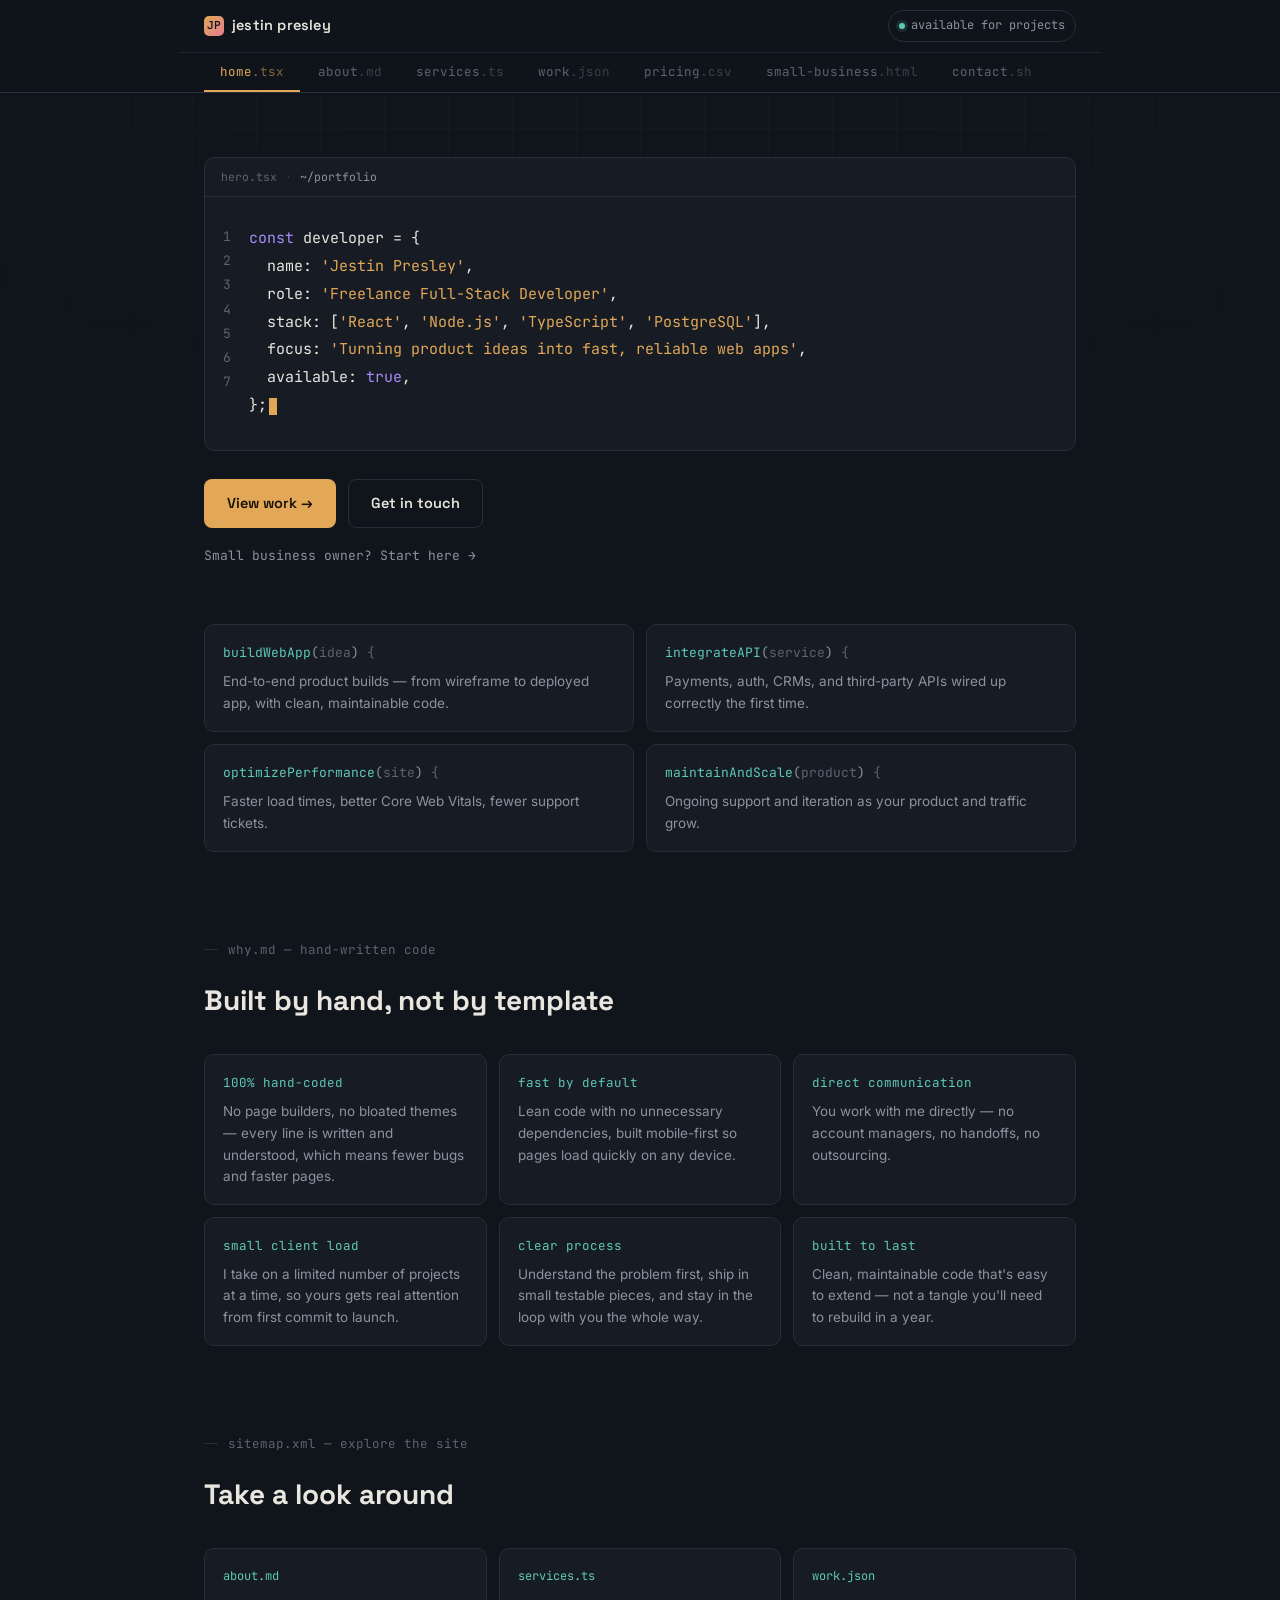
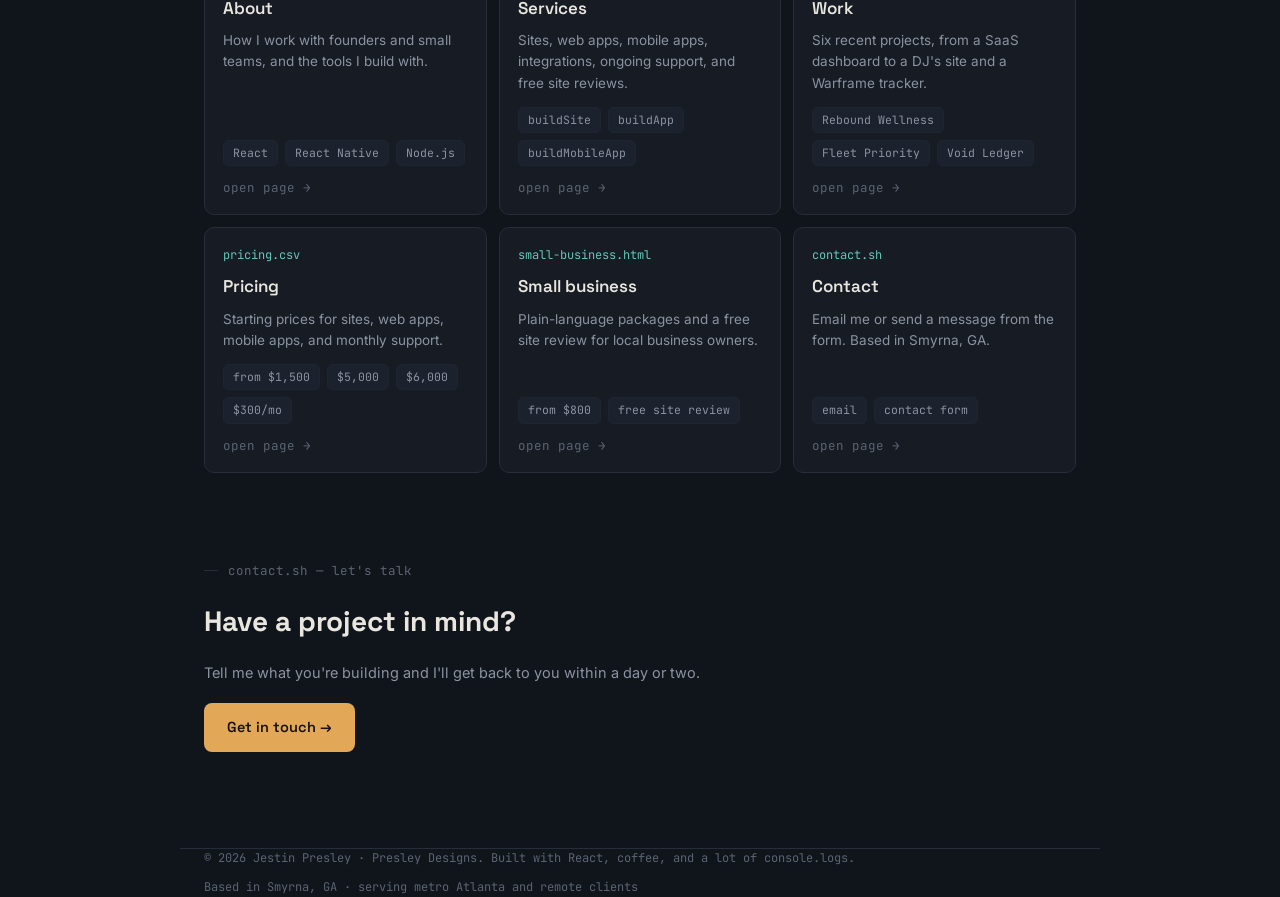
<file: index.html>
<!DOCTYPE html>
<html lang="en">
<head>
<meta charset="UTF-8">
<meta name="viewport" content="width=device-width, initial-scale=1.0">
<title>Jestin Presley — Freelance Full-Stack Developer in Atlanta</title>
<meta name="description" content="Freelance full-stack developer in Atlanta building fast, reliable web and mobile apps with React, Node.js, and React Native.">
<link rel="canonical" href="https://jestinpresley.com/">

<meta property="og:type" content="website">
<meta property="og:site_name" content="Jestin Presley">
<meta property="og:url" content="https://jestinpresley.com/">
<meta property="og:title" content="Jestin Presley — Freelance Full-Stack Developer in Atlanta">
<meta property="og:description" content="Freelance full-stack developer in Atlanta building fast, reliable web and mobile apps with React, Node.js, and React Native.">

<meta property="og:image" content="https://jestinpresley.com/assets/og-image.png">
<meta property="og:image:width" content="1200">
<meta property="og:image:height" content="630">
<meta property="og:image:alt" content="Jestin Presley &mdash; Freelance Full-Stack Developer">

<meta name="twitter:card" content="summary_large_image">
<meta name="twitter:title" content="Jestin Presley — Freelance Full-Stack Developer in Atlanta">
<meta name="twitter:description" content="Freelance full-stack developer in Atlanta building fast, reliable web and mobile apps with React, Node.js, and React Native.">
<meta name="twitter:image" content="https://jestinpresley.com/assets/og-image.png">

<link rel="preconnect" href="https://fonts.googleapis.com">
<link rel="preconnect" href="https://fonts.gstatic.com" crossorigin>
<link href="https://fonts.googleapis.com/css2?family=Space+Grotesk:wght@500;600;700&family=Inter:wght@400;500;600&family=JetBrains+Mono:wght@400;500;600&display=swap" rel="stylesheet">
<link rel="stylesheet" href="assets/styles.css">
</head>
<body>

<div class="bg-texture"></div>

<div class="statusbar">
  <div class="statusbar-inner">
    <a href="index.html" class="brand"><span class="brand-mark">JP</span>jestin presley</a>
    <span class="status-pill"><span class="status-dot"></span>available for projects</span>
  </div>
  <nav class="tabbar wrap" aria-label="Site navigation">
    <a href="index.html" class="tab active">home<span class="ext">.tsx</span></a>
    <a href="about.html" class="tab">about<span class="ext">.md</span></a>
    <a href="services.html" class="tab">services<span class="ext">.ts</span></a>
    <a href="work.html" class="tab">work<span class="ext">.json</span></a>
    <a href="pricing.html" class="tab">pricing<span class="ext">.csv</span></a>
    <a href="small-business.html" class="tab">small-business<span class="ext">.html</span></a>
    <a href="contact.html" class="tab">contact<span class="ext">.sh</span></a>
  </nav>
</div>
<main class="wrap">

  <!-- HERO -->
  <section id="hero" class="hero">
    <div class="code-window">
      <div class="code-window-head">
        <span>hero.tsx</span><span style="opacity:0.4">·</span><span class="fname">~/portfolio</span>
      </div>
      <div class="code-body">
        <div class="ln">1<br>2<br>3<br>4<br>5<br>6<br>7</div>
        <div class="code"><span class="k">const</span> developer = {
  name: <span class="s">'Jestin Presley'</span>,
  role: <span class="s">'Freelance Full-Stack Developer'</span>,
  stack: [<span class="s">'React'</span>, <span class="s">'Node.js'</span>, <span class="s">'TypeScript'</span>, <span class="s">'PostgreSQL'</span>],
  focus: <span class="s">'Turning product ideas into fast, reliable web apps'</span>,
  available: <span class="k">true</span>,
};<span class="cursor"></span></div>
      </div>
    </div>

    <div class="hero-cta">
      <a href="work.html" class="btn btn-primary">View work →</a>
      <a href="contact.html" class="btn btn-ghost">Get in touch</a>
    </div>
    <a href="small-business.html" class="hero-alt-link">Small business owner? Start here →</a>

    <div class="cap-grid reveal">
      <div class="cap-card">
        <p class="sig"><span class="fn">buildWebApp</span>(<span class="p">idea</span>) <span class="p">{</span></p>
        <p>End-to-end product builds — from wireframe to deployed app, with clean, maintainable code.</p>
      </div>
      <div class="cap-card">
        <p class="sig"><span class="fn">integrateAPI</span>(<span class="p">service</span>) <span class="p">{</span></p>
        <p>Payments, auth, CRMs, and third-party APIs wired up correctly the first time.</p>
      </div>
      <div class="cap-card">
        <p class="sig"><span class="fn">optimizePerformance</span>(<span class="p">site</span>) <span class="p">{</span></p>
        <p>Faster load times, better Core Web Vitals, fewer support tickets.</p>
      </div>
      <div class="cap-card">
        <p class="sig"><span class="fn">maintainAndScale</span>(<span class="p">product</span>) <span class="p">{</span></p>
        <p>Ongoing support and iteration as your product and traffic grow.</p>
      </div>
    </div>
  </section>

  <!-- TRUST -->
  <section id="trust">
    <p class="eyebrow">why.md — hand-written code</p>
    <h2 class="display" style="font-size: 28px;">Built by hand, not by template</h2>

    <div class="trust-grid reveal">
      <div class="trust-card">
        <p class="trust-title">100% hand-coded</p>
        <p>No page builders, no bloated themes — every line is written and understood, which means fewer bugs and faster pages.</p>
      </div>
      <div class="trust-card">
        <p class="trust-title">fast by default</p>
        <p>Lean code with no unnecessary dependencies, built mobile-first so pages load quickly on any device.</p>
      </div>
      <div class="trust-card">
        <p class="trust-title">direct communication</p>
        <p>You work with me directly — no account managers, no handoffs, no outsourcing.</p>
      </div>
      <div class="trust-card">
        <p class="trust-title">small client load</p>
        <p>I take on a limited number of projects at a time, so yours gets real attention from first commit to launch.</p>
      </div>
      <div class="trust-card">
        <p class="trust-title">clear process</p>
        <p>Understand the problem first, ship in small testable pieces, and stay in the loop with you the whole way.</p>
      </div>
      <div class="trust-card">
        <p class="trust-title">built to last</p>
        <p>Clean, maintainable code that's easy to extend — not a tangle you'll need to rebuild in a year.</p>
      </div>
    </div>
  </section>

  <!-- EXPLORE THE SITE -->
  <section id="explore">
    <p class="eyebrow">sitemap.xml — explore the site</p>
    <h2 class="display" style="font-size: 28px;">Take a look around</h2>

    <div class="page-grid reveal">
      <a class="page-card" href="about.html">
        <p class="page-file">about.md</p>
        <p class="page-title">About</p>
        <p class="page-desc">How I work with founders and small teams, and the tools I build with.</p>
        <div class="tag-row"><span class="tag">React</span><span class="tag">React Native</span><span class="tag">Node.js</span></div>
        <p class="page-go">open page →</p>
      </a>

      <a class="page-card" href="services.html">
        <p class="page-file">services.ts</p>
        <p class="page-title">Services</p>
        <p class="page-desc">Sites, web apps, mobile apps, integrations, ongoing support, and free site reviews.</p>
        <div class="tag-row"><span class="tag">buildSite</span><span class="tag">buildApp</span><span class="tag">buildMobileApp</span></div>
        <p class="page-go">open page →</p>
      </a>

      <a class="page-card" href="work.html">
        <p class="page-file">work.json</p>
        <p class="page-title">Work</p>
        <p class="page-desc">Six recent projects, from a SaaS dashboard to a DJ's site and a Warframe tracker.</p>
        <div class="tag-row"><span class="tag">Rebound Wellness</span><span class="tag">Fleet Priority</span><span class="tag">Void Ledger</span></div>
        <p class="page-go">open page →</p>
      </a>

      <a class="page-card" href="pricing.html">
        <p class="page-file">pricing.csv</p>
        <p class="page-title">Pricing</p>
        <p class="page-desc">Starting prices for sites, web apps, mobile apps, and monthly support.</p>
        <div class="tag-row"><span class="tag">from $1,500</span><span class="tag">$5,000</span><span class="tag">$6,000</span><span class="tag">$300/mo</span></div>
        <p class="page-go">open page →</p>
      </a>

      <a class="page-card" href="small-business.html">
        <p class="page-file">small-business.html</p>
        <p class="page-title">Small business</p>
        <p class="page-desc">Plain-language packages and a free site review for local business owners.</p>
        <div class="tag-row"><span class="tag">from $800</span><span class="tag">free site review</span></div>
        <p class="page-go">open page →</p>
      </a>

      <a class="page-card" href="contact.html">
        <p class="page-file">contact.sh</p>
        <p class="page-title">Contact</p>
        <p class="page-desc">Email me or send a message from the form. Based in Smyrna, GA.</p>
        <div class="tag-row"><span class="tag">email</span><span class="tag">contact form</span></div>
        <p class="page-go">open page →</p>
      </a>
    </div>
  </section>

  <!-- FINAL CTA -->
  <section id="cta">
    <p class="eyebrow">contact.sh — let's talk</p>
    <h2 class="display" style="font-size: 28px;">Have a project in mind?</h2>
    <div class="teaser reveal">
      <p>Tell me what you're building and I'll get back to you within a day or two.</p>
      <a href="contact.html" class="btn btn-primary">Get in touch →</a>
    </div>
  </section>

</main>

<footer class="wrap">
  <span>© 2026 Jestin Presley · Presley Designs. Built with React, coffee, and a lot of console.logs.</span>
  <span>Based in Smyrna, GA · serving metro Atlanta and remote clients</span>
</footer>

<script src="assets/main.js" defer></script>
</body>
</html>
</file>
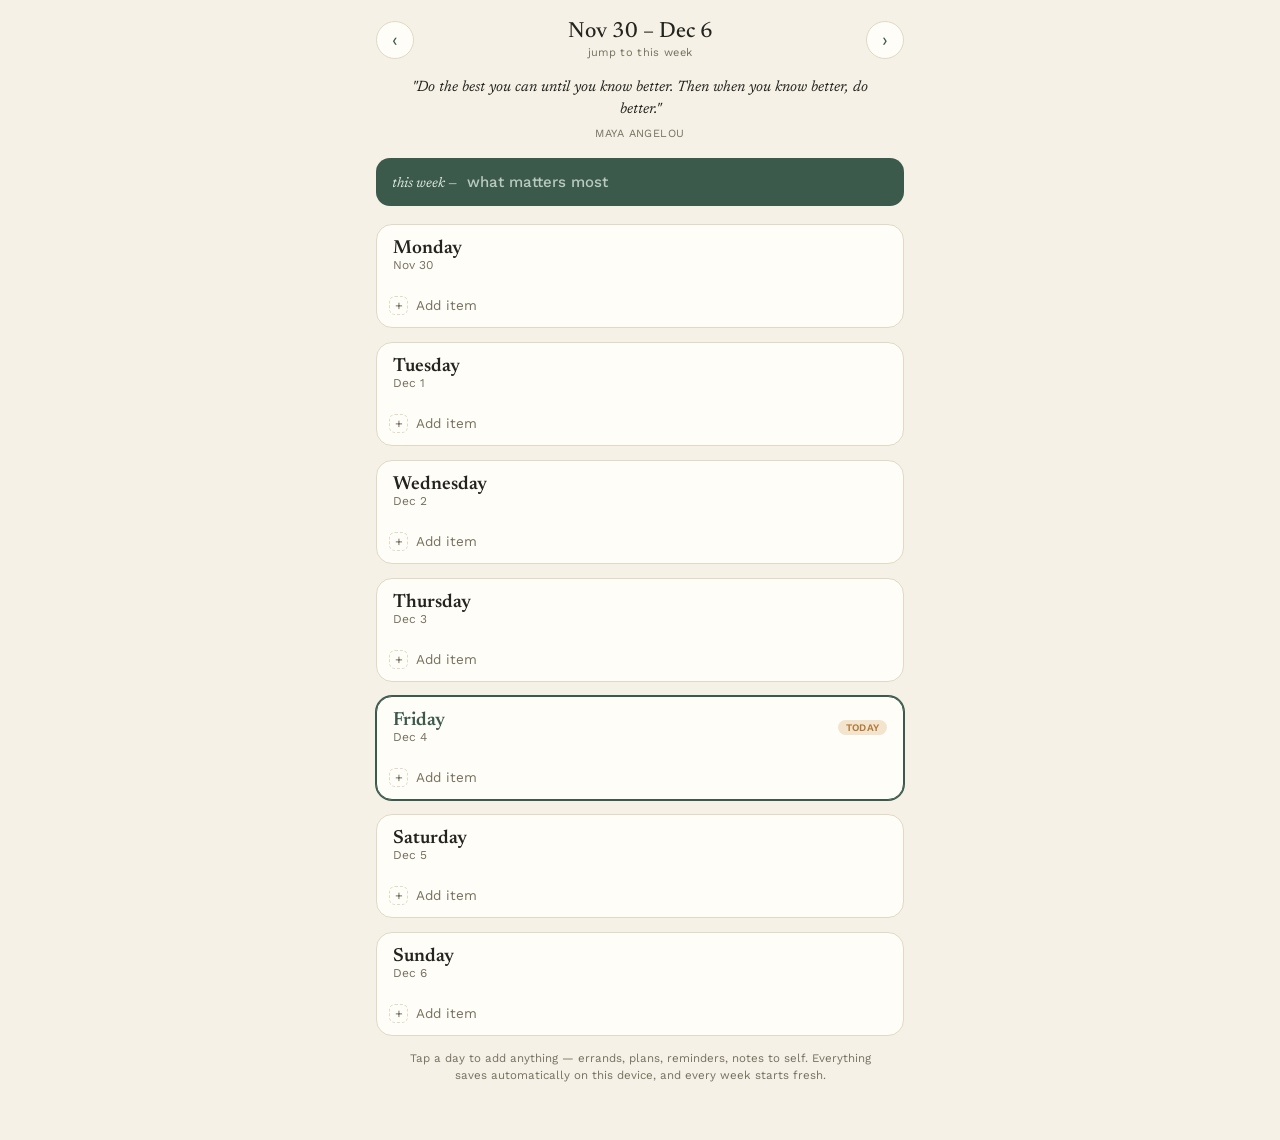
<file: planner/index.html>
<!DOCTYPE html>
<html lang="en">
<head>
<meta charset="UTF-8">
<meta name="viewport" content="width=device-width, initial-scale=1.0, maximum-scale=1.0, viewport-fit=cover">
<title>Weekly Planner</title>

<link rel="manifest" href="manifest.webmanifest">
<meta name="theme-color" content="#3B5A4C">
<meta name="mobile-web-app-capable" content="yes">
<meta name="apple-mobile-web-app-capable" content="yes">
<meta name="apple-mobile-web-app-status-bar-style" content="black-translucent">
<meta name="apple-mobile-web-app-title" content="Planner">
<link rel="apple-touch-icon" href="apple-touch-icon.png">
<link rel="icon" href="icon-192.png">

<link rel="preconnect" href="https://fonts.googleapis.com">
<link href="https://fonts.googleapis.com/css2?family=Newsreader:ital,wght@0,400;0,500;0,600;1,400&family=Work+Sans:wght@400;500;600;700&display=swap" rel="stylesheet">
<style>
  :root{
    --paper: #F5F1E6;
    --paper-card: #FFFDF8;
    --ink: #24241F;
    --ink-soft: #75705F;
    --line: #E1D9C4;
    --pine: #3B5A4C;
    --pine-dim: #E4EAE3;
    --ochre: #B0793A;
    --ochre-dim: #F3E4CE;
    --done: #A9A296;
  }
  *{box-sizing:border-box;}
  html,body{margin:0;padding:0;}
  body{
    background:var(--paper);
    color:var(--ink);
    font-family:'Work Sans', sans-serif;
    -webkit-tap-highlight-color: transparent;
    padding-bottom:48px;
    padding-top:env(safe-area-inset-top);
  }
  .wrap{
    max-width:560px;
    margin:0 auto;
    padding:20px 16px 8px;
  }

  .top{
    display:flex;
    align-items:center;
    justify-content:space-between;
    margin-bottom:18px;
  }
  .nav-btn{
    width:38px;height:38px;
    border-radius:50%;
    border:1px solid var(--line);
    background:var(--paper-card);
    color:var(--pine);
    font-size:18px;
    display:flex;align-items:center;justify-content:center;
    cursor:pointer;
    touch-action:manipulation;
  }
  .nav-btn:active{background:var(--pine-dim);}
  .week-label{
    text-align:center;
    flex:1;
  }
  .week-label .range{
    font-family:'Newsreader', serif;
    font-size:22px;
    font-weight:500;
    line-height:1.1;
  }
  .week-label .sub{
    font-size:11px;
    letter-spacing:.03em;
    color:var(--ink-soft);
    margin-top:2px;
    cursor:pointer;
  }

  .quote{
    text-align:center;
    padding:0 20px;
    margin-bottom:18px;
  }
  .quote .quote-text{
    font-family:'Newsreader', serif;
    font-style:italic;
    font-size:15px;
    line-height:1.45;
    color:var(--ink);
  }
  .quote .quote-source{
    font-size:11px;
    letter-spacing:.04em;
    text-transform:uppercase;
    color:var(--ink-soft);
    margin-top:6px;
  }

  .focus{
    background:var(--pine);
    border-radius:14px;
    padding:14px 16px;
    margin-bottom:18px;
    display:flex;
    align-items:baseline;
    gap:8px;
  }
  .focus .tag{
    font-family:'Newsreader', serif;
    font-style:italic;
    color:#DCE6DF;
    font-size:14px;
    white-space:nowrap;
  }
  .focus input{
    flex:1;
    background:transparent;
    border:none;
    outline:none;
    color:#fff;
    font-family:'Work Sans', sans-serif;
    font-size:15px;
    font-weight:500;
  }
  .focus input::placeholder{color:#B9C9BF;}

  .day{
    background:var(--paper-card);
    border:1px solid var(--line);
    border-radius:16px;
    margin-bottom:14px;
    overflow:hidden;
  }
  .day.today{
    border-color:var(--pine);
    box-shadow:0 0 0 1px var(--pine);
  }
  .day-head{
    display:flex;
    align-items:center;
    justify-content:space-between;
    padding:14px 16px 8px;
  }
  .day-name{
    font-family:'Newsreader', serif;
    font-size:19px;
    font-weight:600;
  }
  .day-date{
    font-size:12px;
    color:var(--ink-soft);
  }
  .today .day-name{color:var(--pine);}
  .today-pill{
    font-size:10px;
    background:var(--ochre-dim);
    color:var(--ochre);
    border-radius:20px;
    padding:2px 8px;
    font-weight:600;
    letter-spacing:.02em;
  }

  .items{
    padding:2px 10px 8px;
  }
  .item{
    display:flex;
    align-items:flex-start;
    gap:10px;
    padding:7px 6px;
    border-radius:8px;
  }
  .item:active{background:var(--pine-dim);}
  .check{
    width:19px;height:19px;
    min-width:19px;
    border-radius:6px;
    border:1.5px solid var(--line);
    margin-top:1px;
    display:flex;align-items:center;justify-content:center;
    cursor:pointer;
    background:#fff;
  }
  .check.on{
    background:var(--pine);
    border-color:var(--pine);
  }
  .check.on svg{display:block;}
  .check svg{display:none;width:12px;height:12px;}
  .item-text{
    flex:1;
    border:none;
    outline:none;
    background:transparent;
    font-family:'Work Sans', sans-serif;
    font-size:14.5px;
    color:var(--ink);
    padding-top:1px;
    resize:none;
    line-height:1.35;
  }
  .item.done .item-text{
    color:var(--done);
    text-decoration:line-through;
    text-decoration-color:var(--done);
  }
  .item-del{
    color:var(--line);
    font-size:16px;
    cursor:pointer;
    padding:2px 4px;
    line-height:1;
  }
  .item:hover .item-del{color:var(--ink-soft);}

  .add-row{
    display:flex;
    align-items:center;
    gap:8px;
    padding:6px 12px 12px;
    color:var(--ink-soft);
    font-size:13.5px;
    cursor:pointer;
  }
  .add-row .plus{
    width:19px;height:19px;
    border-radius:6px;
    border:1.5px dashed var(--line);
    display:flex;align-items:center;justify-content:center;
    font-size:13px;
    color:var(--ink-soft);
  }

  .foot-note{
    text-align:center;
    color:var(--ink-soft);
    font-size:11.5px;
    margin-top:10px;
    padding:0 20px;
    line-height:1.5;
  }

  .status{
    position:fixed;
    bottom:14px;left:50%;
    transform:translateX(-50%) translateY(20px);
    background:var(--ink);
    color:#fff;
    font-size:12px;
    padding:7px 14px;
    border-radius:20px;
    opacity:0;
    transition:opacity .25s ease, transform .25s ease;
    pointer-events:none;
  }
  .status.show{opacity:.92; transform:translateX(-50%) translateY(0);}
</style>
</head>
<body>

<div class="wrap">
  <div class="top">
    <div class="nav-btn" id="prevBtn">&#8249;</div>
    <div class="week-label">
      <div class="range" id="weekRange">—</div>
      <div class="sub" id="jumpToday">jump to this week</div>
    </div>
    <div class="nav-btn" id="nextBtn">&#8250;</div>
  </div>

  <div class="quote" id="quoteBox">
    <div class="quote-text" id="quoteText"></div>
    <div class="quote-source" id="quoteSource"></div>
  </div>

  <div class="focus">
    <span class="tag">this week —</span>
    <input id="focusInput" type="text" placeholder="what matters most" maxlength="80">
  </div>

  <div id="days"></div>

  <div class="foot-note">Tap a day to add anything — errands, plans, reminders, notes to self. Everything saves automatically on this device, and every week starts fresh.</div>
</div>

<div class="status" id="status">Saved</div>

<script>
(function(){
  const DAY_NAMES = ['Monday','Tuesday','Wednesday','Thursday','Friday','Saturday','Sunday'];

  const QUOTES = [
    { text: "Trust in the LORD with all your heart, and do not lean on your own understanding.", source: "Proverbs 3:5" },
    { text: "I can do all things through him who strengthens me.", source: "Philippians 4:13" },
    { text: "Be strong and courageous. Do not fear or be in dread, for the LORD your God is with you wherever you go.", source: "Joshua 1:9" },
    { text: "Cast all your anxieties on him, because he cares for you.", source: "1 Peter 5:7" },
    { text: "This is the day that the LORD has made; let us rejoice and be glad in it.", source: "Psalm 118:24" },
    { text: "For I know the plans I have for you, declares the LORD, plans for welfare and not for evil, to give you a future and a hope.", source: "Jeremiah 29:11" },
    { text: "Come to me, all who labor and are heavy laden, and I will give you rest.", source: "Matthew 11:28" },
    { text: "The LORD is my shepherd; I shall not want.", source: "Psalm 23:1" },
    { text: "Be still, and know that I am God.", source: "Psalm 46:10" },
    { text: "And we know that for those who love God all things work together for good.", source: "Romans 8:28" },
    { text: "Do not be anxious about anything, but in everything by prayer and supplication with thanksgiving let your requests be made known to God.", source: "Philippians 4:6" },
    { text: "The LORD is my light and my salvation; whom shall I fear?", source: "Psalm 27:1" },
    { text: "Let all that you do be done in love.", source: "1 Corinthians 16:14" },
    { text: "It always seems impossible until it's done.", source: "Nelson Mandela" },
    { text: "The way to get started is to quit talking and begin doing.", source: "Walt Disney" },
    { text: "What lies behind us and what lies before us are tiny matters compared to what lies within us.", source: "Ralph Waldo Emerson" },
    { text: "Success is not final, failure is not fatal: it is the courage to continue that counts.", source: "Winston Churchill" },
    { text: "The only way to do great work is to love what you do.", source: "Steve Jobs" },
    { text: "In the middle of difficulty lies opportunity.", source: "Albert Einstein" },
    { text: "You are never too old to set another goal or to dream a new dream.", source: "C.S. Lewis" },
    { text: "Do the best you can until you know better. Then when you know better, do better.", source: "Maya Angelou" },
    { text: "The future belongs to those who believe in the beauty of their dreams.", source: "Eleanor Roosevelt" },
    { text: "Small deeds done are better than great deeds planned.", source: "Peter Marshall" },
    { text: "A year from now you may wish you had started today.", source: "Karen Lamb" }
  ];
  function pickQuote(){
    const today = new Date();
    const dayKey = today.getFullYear() * 10000 + (today.getMonth() + 1) * 100 + today.getDate();
    return QUOTES[dayKey % QUOTES.length];
  }

  const daysEl = document.getElementById('days');
  const weekRangeEl = document.getElementById('weekRange');
  const focusInput = document.getElementById('focusInput');
  const statusEl = document.getElementById('status');

  let statusTimer;
  function flash(msg){
    statusEl.textContent = msg || 'Saved';
    statusEl.classList.add('show');
    clearTimeout(statusTimer);
    statusTimer = setTimeout(()=>statusEl.classList.remove('show'), 900);
  }

  function startOfWeek(d){
    const date = new Date(d);
    const day = (date.getDay() + 6) % 7;
    date.setDate(date.getDate() - day);
    date.setHours(0,0,0,0);
    return date;
  }
  function isoDate(d){
    return d.getFullYear() + '-' + String(d.getMonth()+1).padStart(2,'0') + '-' + String(d.getDate()).padStart(2,'0');
  }
  function fmtRange(monday){
    const sunday = new Date(monday);
    sunday.setDate(sunday.getDate()+6);
    const optsSame = { month: 'short' };
    const mMonth = monday.toLocaleDateString(undefined, optsSame);
    const sMonth = sunday.toLocaleDateString(undefined, optsSame);
    if (mMonth === sMonth){
      return `${mMonth} ${monday.getDate()}–${sunday.getDate()}`;
    }
    return `${mMonth} ${monday.getDate()} – ${sMonth} ${sunday.getDate()}`;
  }
  function isSameDay(a,b){
    return a.getFullYear()===b.getFullYear() && a.getMonth()===b.getMonth() && a.getDate()===b.getDate();
  }

  let currentMonday = startOfWeek(new Date());
  let weekData = null;
  let saveTimer = null;

  function emptyWeek(){
    return {
      focus: '',
      days: Array.from({length:7}, () => ({ items: [] }))
    };
  }

  function storageKey(monday){
    return 'planner:week:' + isoDate(monday);
  }

  function loadWeek(monday){
    try{
      const raw = localStorage.getItem(storageKey(monday));
      weekData = raw ? JSON.parse(raw) : emptyWeek();
    }catch(e){
      weekData = emptyWeek();
    }
    render();
  }

  function scheduleSave(){
    clearTimeout(saveTimer);
    saveTimer = setTimeout(()=>{
      try{
        localStorage.setItem(storageKey(currentMonday), JSON.stringify(weekData));
        flash('Saved');
      }catch(e){
        flash('Could not save');
      }
    }, 300);
  }

  function render(){
    weekRangeEl.textContent = fmtRange(currentMonday);
    focusInput.value = weekData.focus || '';
    daysEl.innerHTML = '';
    const today = new Date();

    DAY_NAMES.forEach((name, idx) => {
      const date = new Date(currentMonday);
      date.setDate(date.getDate() + idx);
      const dayIsToday = isSameDay(date, today);

      const card = document.createElement('div');
      card.className = 'day' + (dayIsToday ? ' today' : '');

      const head = document.createElement('div');
      head.className = 'day-head';
      head.innerHTML = `
        <div>
          <div class="day-name">${name}</div>
          <div class="day-date">${date.toLocaleDateString(undefined,{month:'short', day:'numeric'})}</div>
        </div>
        ${dayIsToday ? '<div class="today-pill">TODAY</div>' : ''}
      `;
      card.appendChild(head);

      const itemsWrap = document.createElement('div');
      itemsWrap.className = 'items';

      weekData.days[idx].items.forEach((item, itemIdx) => {
        itemsWrap.appendChild(renderItem(idx, itemIdx, item));
      });

      card.appendChild(itemsWrap);

      const addRow = document.createElement('div');
      addRow.className = 'add-row';
      addRow.innerHTML = `<span class="plus">+</span><span>Add item</span>`;
      addRow.addEventListener('click', () => {
        weekData.days[idx].items.push({ text: '', done: false });
        render();
        scheduleSave();
        setTimeout(() => {
          const inputs = daysEl.querySelectorAll(`[data-day="${idx}"] .item-text`);
          const last = inputs[inputs.length - 1];
          if (last) last.focus();
        }, 0);
      });
      card.appendChild(addRow);

      daysEl.appendChild(card);
    });
  }

  function renderItem(dayIdx, itemIdx, item){
    const row = document.createElement('div');
    row.className = 'item' + (item.done ? ' done' : '');
    row.setAttribute('data-day', dayIdx);

    const check = document.createElement('div');
    check.className = 'check' + (item.done ? ' on' : '');
    check.innerHTML = `<svg viewBox="0 0 16 16" fill="none"><path d="M3 8.5L6.2 12L13 4" stroke="white" stroke-width="2" stroke-linecap="round" stroke-linejoin="round"/></svg>`;
    check.addEventListener('click', () => {
      item.done = !item.done;
      render();
      scheduleSave();
    });

    const text = document.createElement('textarea');
    text.className = 'item-text';
    text.rows = 1;
    text.value = item.text;
    text.placeholder = 'type here';
    text.addEventListener('input', () => {
      item.text = text.value;
      text.style.height = 'auto';
      text.style.height = text.scrollHeight + 'px';
      scheduleSave();
    });
    text.addEventListener('keydown', (e) => {
      if (e.key === 'Enter'){ e.preventDefault(); text.blur(); }
    });

    const del = document.createElement('div');
    del.className = 'item-del';
    del.textContent = '×';
    del.addEventListener('click', () => {
      weekData.days[dayIdx].items.splice(itemIdx, 1);
      render();
      scheduleSave();
    });

    row.appendChild(check);
    row.appendChild(text);
    row.appendChild(del);

    setTimeout(() => {
      text.style.height = 'auto';
      text.style.height = text.scrollHeight + 'px';
    }, 0);

    return row;
  }

  focusInput.addEventListener('input', () => {
    weekData.focus = focusInput.value;
    scheduleSave();
  });

  document.getElementById('prevBtn').addEventListener('click', () => {
    currentMonday = new Date(currentMonday);
    currentMonday.setDate(currentMonday.getDate() - 7);
    loadWeek(currentMonday);
  });
  document.getElementById('nextBtn').addEventListener('click', () => {
    currentMonday = new Date(currentMonday);
    currentMonday.setDate(currentMonday.getDate() + 7);
    loadWeek(currentMonday);
  });
  document.getElementById('jumpToday').addEventListener('click', () => {
    currentMonday = startOfWeek(new Date());
    loadWeek(currentMonday);
  });

  const quote = pickQuote();
  document.getElementById('quoteText').textContent = '"' + quote.text + '"';
  document.getElementById('quoteSource').textContent = quote.source;

  loadWeek(currentMonday);

  if ('serviceWorker' in navigator) {
    window.addEventListener('load', () => {
      navigator.serviceWorker.register('sw.js').catch(()=>{});
    });
  }
})();
</script>

</body>
</html>
</file>
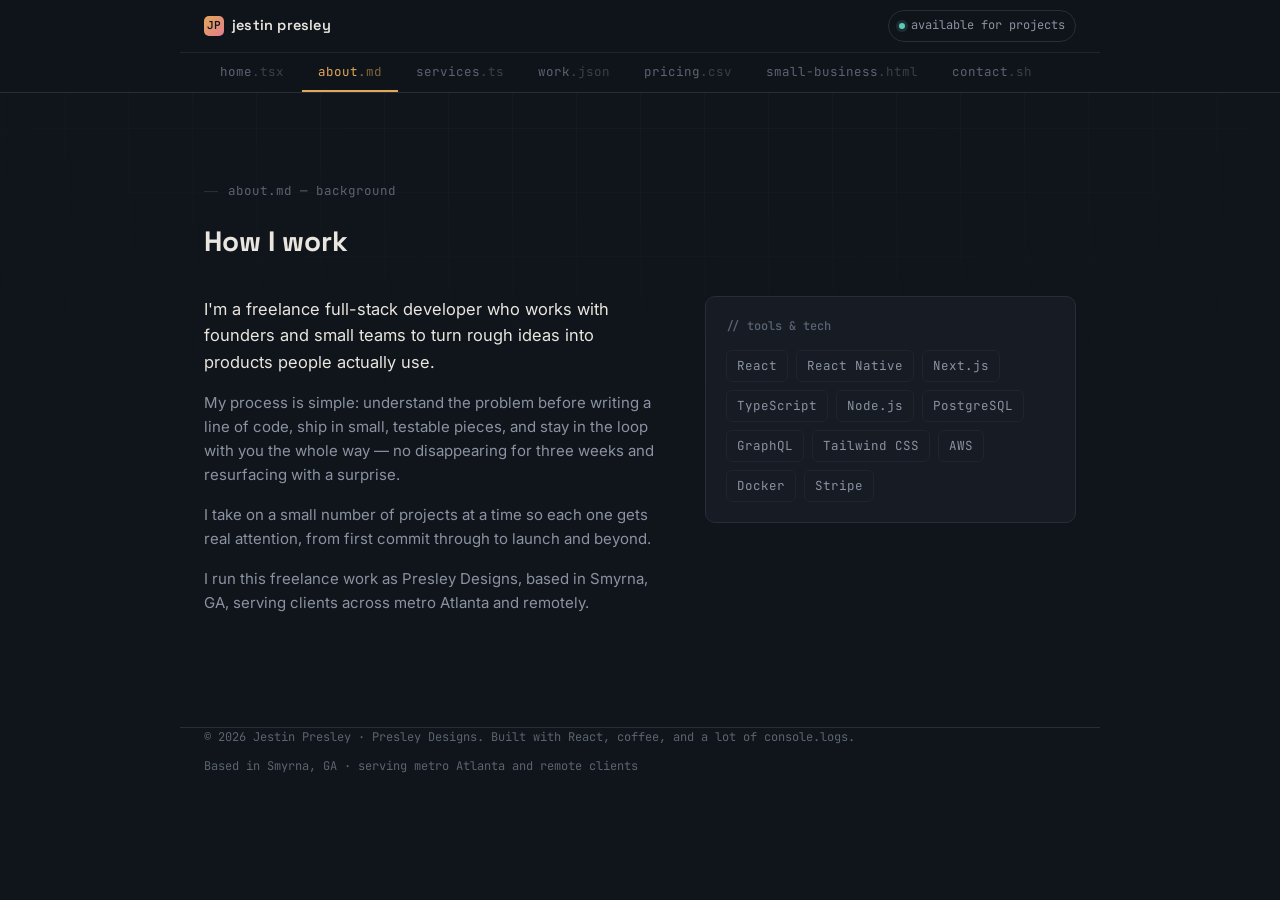
<file: about.html>
<!DOCTYPE html>
<html lang="en">
<head>
<meta charset="UTF-8">
<meta name="viewport" content="width=device-width, initial-scale=1.0">
<title>About — Jestin Presley</title>
<meta name="description" content="Freelance full-stack developer who works with founders and small teams to build products people actually use.">
<link rel="canonical" href="https://jestinpresley.com/about.html">

<meta property="og:type" content="website">
<meta property="og:site_name" content="Jestin Presley">
<meta property="og:url" content="https://jestinpresley.com/about.html">
<meta property="og:title" content="About — Jestin Presley">
<meta property="og:description" content="Freelance full-stack developer who works with founders and small teams to build products people actually use.">

<meta property="og:image" content="https://jestinpresley.com/assets/og-image.png">
<meta property="og:image:width" content="1200">
<meta property="og:image:height" content="630">
<meta property="og:image:alt" content="Jestin Presley &mdash; Freelance Full-Stack Developer">

<meta name="twitter:card" content="summary_large_image">
<meta name="twitter:title" content="About — Jestin Presley">
<meta name="twitter:description" content="Freelance full-stack developer who works with founders and small teams to build products people actually use.">
<meta name="twitter:image" content="https://jestinpresley.com/assets/og-image.png">

<link rel="preconnect" href="https://fonts.googleapis.com">
<link rel="preconnect" href="https://fonts.gstatic.com" crossorigin>
<link href="https://fonts.googleapis.com/css2?family=Space+Grotesk:wght@500;600;700&family=Inter:wght@400;500;600&family=JetBrains+Mono:wght@400;500;600&display=swap" rel="stylesheet">
<link rel="stylesheet" href="assets/styles.css">
</head>
<body>

<div class="bg-texture"></div>

<div class="statusbar">
  <div class="statusbar-inner">
    <a href="index.html" class="brand"><span class="brand-mark">JP</span>jestin presley</a>
    <span class="status-pill"><span class="status-dot"></span>available for projects</span>
  </div>
  <nav class="tabbar wrap" aria-label="Site navigation">
    <a href="index.html" class="tab">home<span class="ext">.tsx</span></a>
    <a href="about.html" class="tab active">about<span class="ext">.md</span></a>
    <a href="services.html" class="tab">services<span class="ext">.ts</span></a>
    <a href="work.html" class="tab">work<span class="ext">.json</span></a>
    <a href="pricing.html" class="tab">pricing<span class="ext">.csv</span></a>
    <a href="small-business.html" class="tab">small-business<span class="ext">.html</span></a>
    <a href="contact.html" class="tab">contact<span class="ext">.sh</span></a>
  </nav>
</div>
<main class="wrap">

  <!-- ABOUT -->
  <section id="about">
    <p class="eyebrow">about.md — background</p>
    <h2 class="display" style="font-size: 28px;">How I work</h2>

    <div class="about-grid">
      <div class="about-bio reveal">
        <p>I'm a freelance full-stack developer who works with founders and small teams to turn rough ideas into products people actually use.</p>
        <p>My process is simple: understand the problem before writing a line of code, ship in small, testable pieces, and stay in the loop with you the whole way — no disappearing for three weeks and resurfacing with a surprise.</p>
        <p>I take on a small number of projects at a time so each one gets real attention, from first commit through to launch and beyond.</p>
        <p>I run this freelance work as Presley Designs, based in Smyrna, GA, serving clients across metro Atlanta and remotely.</p>
      </div>

      <div class="stack-panel reveal">
        <h3>// tools & tech</h3>
        <div class="pill-grid">
          <span class="pill">React</span>
          <span class="pill">React Native</span>
          <span class="pill">Next.js</span>
          <span class="pill">TypeScript</span>
          <span class="pill">Node.js</span>
          <span class="pill">PostgreSQL</span>
          <span class="pill">GraphQL</span>
          <span class="pill">Tailwind CSS</span>
          <span class="pill">AWS</span>
          <span class="pill">Docker</span>
          <span class="pill">Stripe</span>
        </div>
      </div>
    </div>
  </section>
</main>

<footer class="wrap">
  <span>© 2026 Jestin Presley · Presley Designs. Built with React, coffee, and a lot of console.logs.</span>
  <span>Based in Smyrna, GA · serving metro Atlanta and remote clients</span>
</footer>

<script src="assets/main.js" defer></script>
</body>
</html>
</file>
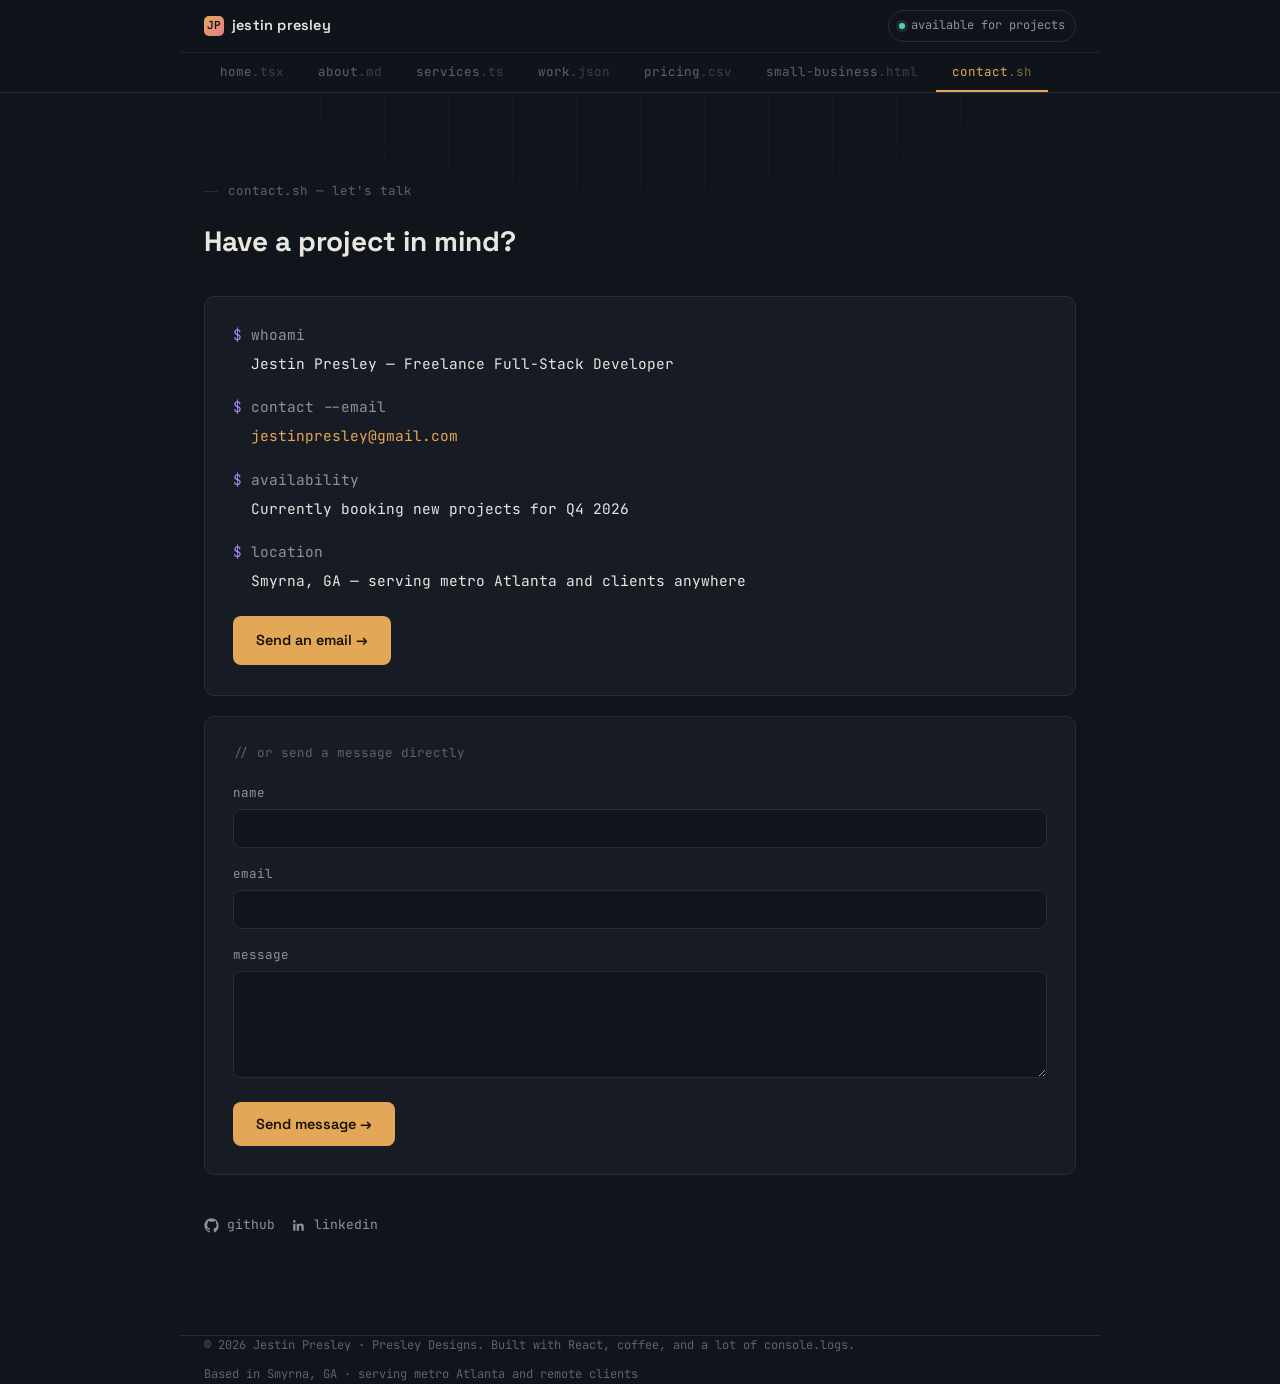
<file: contact.html>
<!DOCTYPE html>
<html lang="en">
<head>
<meta charset="UTF-8">
<meta name="viewport" content="width=device-width, initial-scale=1.0">
<title>Contact — Jestin Presley</title>
<meta name="description" content="Get in touch about your next web project.">
<link rel="canonical" href="https://jestinpresley.com/contact.html">

<meta property="og:type" content="website">
<meta property="og:site_name" content="Jestin Presley">
<meta property="og:url" content="https://jestinpresley.com/contact.html">
<meta property="og:title" content="Contact — Jestin Presley">
<meta property="og:description" content="Get in touch about your next web project.">

<meta property="og:image" content="https://jestinpresley.com/assets/og-image.png">
<meta property="og:image:width" content="1200">
<meta property="og:image:height" content="630">
<meta property="og:image:alt" content="Jestin Presley &mdash; Freelance Full-Stack Developer">

<meta name="twitter:card" content="summary_large_image">
<meta name="twitter:title" content="Contact — Jestin Presley">
<meta name="twitter:description" content="Get in touch about your next web project.">
<meta name="twitter:image" content="https://jestinpresley.com/assets/og-image.png">

<link rel="preconnect" href="https://fonts.googleapis.com">
<link rel="preconnect" href="https://fonts.gstatic.com" crossorigin>
<link href="https://fonts.googleapis.com/css2?family=Space+Grotesk:wght@500;600;700&family=Inter:wght@400;500;600&family=JetBrains+Mono:wght@400;500;600&display=swap" rel="stylesheet">
<link rel="stylesheet" href="assets/styles.css">
</head>
<body>

<div class="bg-texture"></div>

<div class="statusbar">
  <div class="statusbar-inner">
    <a href="index.html" class="brand"><span class="brand-mark">JP</span>jestin presley</a>
    <span class="status-pill"><span class="status-dot"></span>available for projects</span>
  </div>
  <nav class="tabbar wrap" aria-label="Site navigation">
    <a href="index.html" class="tab">home<span class="ext">.tsx</span></a>
    <a href="about.html" class="tab">about<span class="ext">.md</span></a>
    <a href="services.html" class="tab">services<span class="ext">.ts</span></a>
    <a href="work.html" class="tab">work<span class="ext">.json</span></a>
    <a href="pricing.html" class="tab">pricing<span class="ext">.csv</span></a>
    <a href="small-business.html" class="tab">small-business<span class="ext">.html</span></a>
    <a href="contact.html" class="tab active">contact<span class="ext">.sh</span></a>
  </nav>
</div>
<main class="wrap">

  <!-- CONTACT -->
  <section id="contact">
    <p class="eyebrow">contact.sh — let's talk</p>
    <h2 class="display" style="font-size: 28px;">Have a project in mind?</h2>

    <div class="terminal reveal">
      <p class="terminal-line"><span class="prompt">$</span> whoami</p>
      <p class="terminal-out">Jestin Presley — Freelance Full-Stack Developer</p>

      <p class="terminal-line"><span class="prompt">$</span> contact --email</p>
      <p class="terminal-out accent">jestinpresley@gmail.com</p>

      <p class="terminal-line"><span class="prompt">$</span> availability</p>
      <p class="terminal-out">Currently booking new projects for Q4 2026</p>

      <p class="terminal-line"><span class="prompt">$</span> location</p>
      <p class="terminal-out" style="margin-bottom:0;">Smyrna, GA — serving metro Atlanta and clients anywhere</p>

      <div class="contact-cta">
        <a href="mailto:jestinpresley@gmail.com" class="btn btn-primary">Send an email →</a>
      </div>
    </div>

    <div class="contact-form-card reveal">
      <p class="form-eyebrow">// or send a message directly</p>
      <form class="contact-form" id="contactForm" action="https://formspree.io/f/mnpnywoy" method="POST">
        <div class="form-field">
          <label for="name">name</label>
          <input type="text" id="name" name="name" autocomplete="name" required>
        </div>
        <div class="form-field">
          <label for="email">email</label>
          <input type="email" id="email" name="email" autocomplete="email" required>
        </div>
        <div class="form-field">
          <label for="message">message</label>
          <textarea id="message" name="message" rows="5" required></textarea>
        </div>
        <div class="form-field hp-field" aria-hidden="true">
          <label for="company">company</label>
          <input type="text" id="company" name="_gotcha" tabindex="-1" autocomplete="off">
        </div>
        <button type="submit" class="btn btn-primary">Send message →</button>
        <p class="form-status" id="formStatus"></p>
      </form>
    </div>

    <div class="socials">
      <a href="#" class="social-link">
        <svg viewBox="0 0 24 24" fill="currentColor"><path d="M12 .5C5.7.5.7 5.6.7 12c0 5.1 3.3 9.4 7.9 11 .6.1.8-.3.8-.6v-2.2c-3.2.7-3.9-1.5-3.9-1.5-.5-1.3-1.3-1.7-1.3-1.7-1.1-.7.1-.7.1-.7 1.2.1 1.8 1.2 1.8 1.2 1 1.8 2.8 1.3 3.4 1 .1-.8.4-1.3.8-1.6-2.6-.3-5.3-1.3-5.3-5.7 0-1.3.5-2.3 1.2-3.1-.1-.3-.5-1.5.1-3.1 0 0 1-.3 3.3 1.2a11.5 11.5 0 0 1 6 0c2.3-1.5 3.3-1.2 3.3-1.2.6 1.6.2 2.8.1 3.1.8.8 1.2 1.9 1.2 3.1 0 4.4-2.7 5.4-5.3 5.7.4.4.8 1.1.8 2.2v3.3c0 .3.2.7.8.6A11.5 11.5 0 0 0 23.3 12C23.3 5.6 18.3.5 12 .5z"/></svg>
        github
      </a>
      <a href="#" class="social-link">
        <svg viewBox="0 0 24 24" fill="currentColor"><path d="M20.4 20.4h-3.6v-5.6c0-1.3 0-3-1.9-3s-2.2 1.4-2.2 2.9v5.7H9.1V9h3.5v1.6h.1c.5-.9 1.7-1.9 3.4-1.9 3.6 0 4.3 2.4 4.3 5.5v6.2zM5.3 7.4a2.1 2.1 0 1 1 0-4.2 2.1 2.1 0 0 1 0 4.2zM7.1 20.4H3.5V9h3.6v11.4z"/></svg>
        linkedin
      </a>
    </div>
  </section>
</main>

<footer class="wrap">
  <span>© 2026 Jestin Presley · Presley Designs. Built with React, coffee, and a lot of console.logs.</span>
  <span>Based in Smyrna, GA · serving metro Atlanta and remote clients</span>
</footer>

<script src="assets/main.js" defer></script>
</body>
</html>
</file>
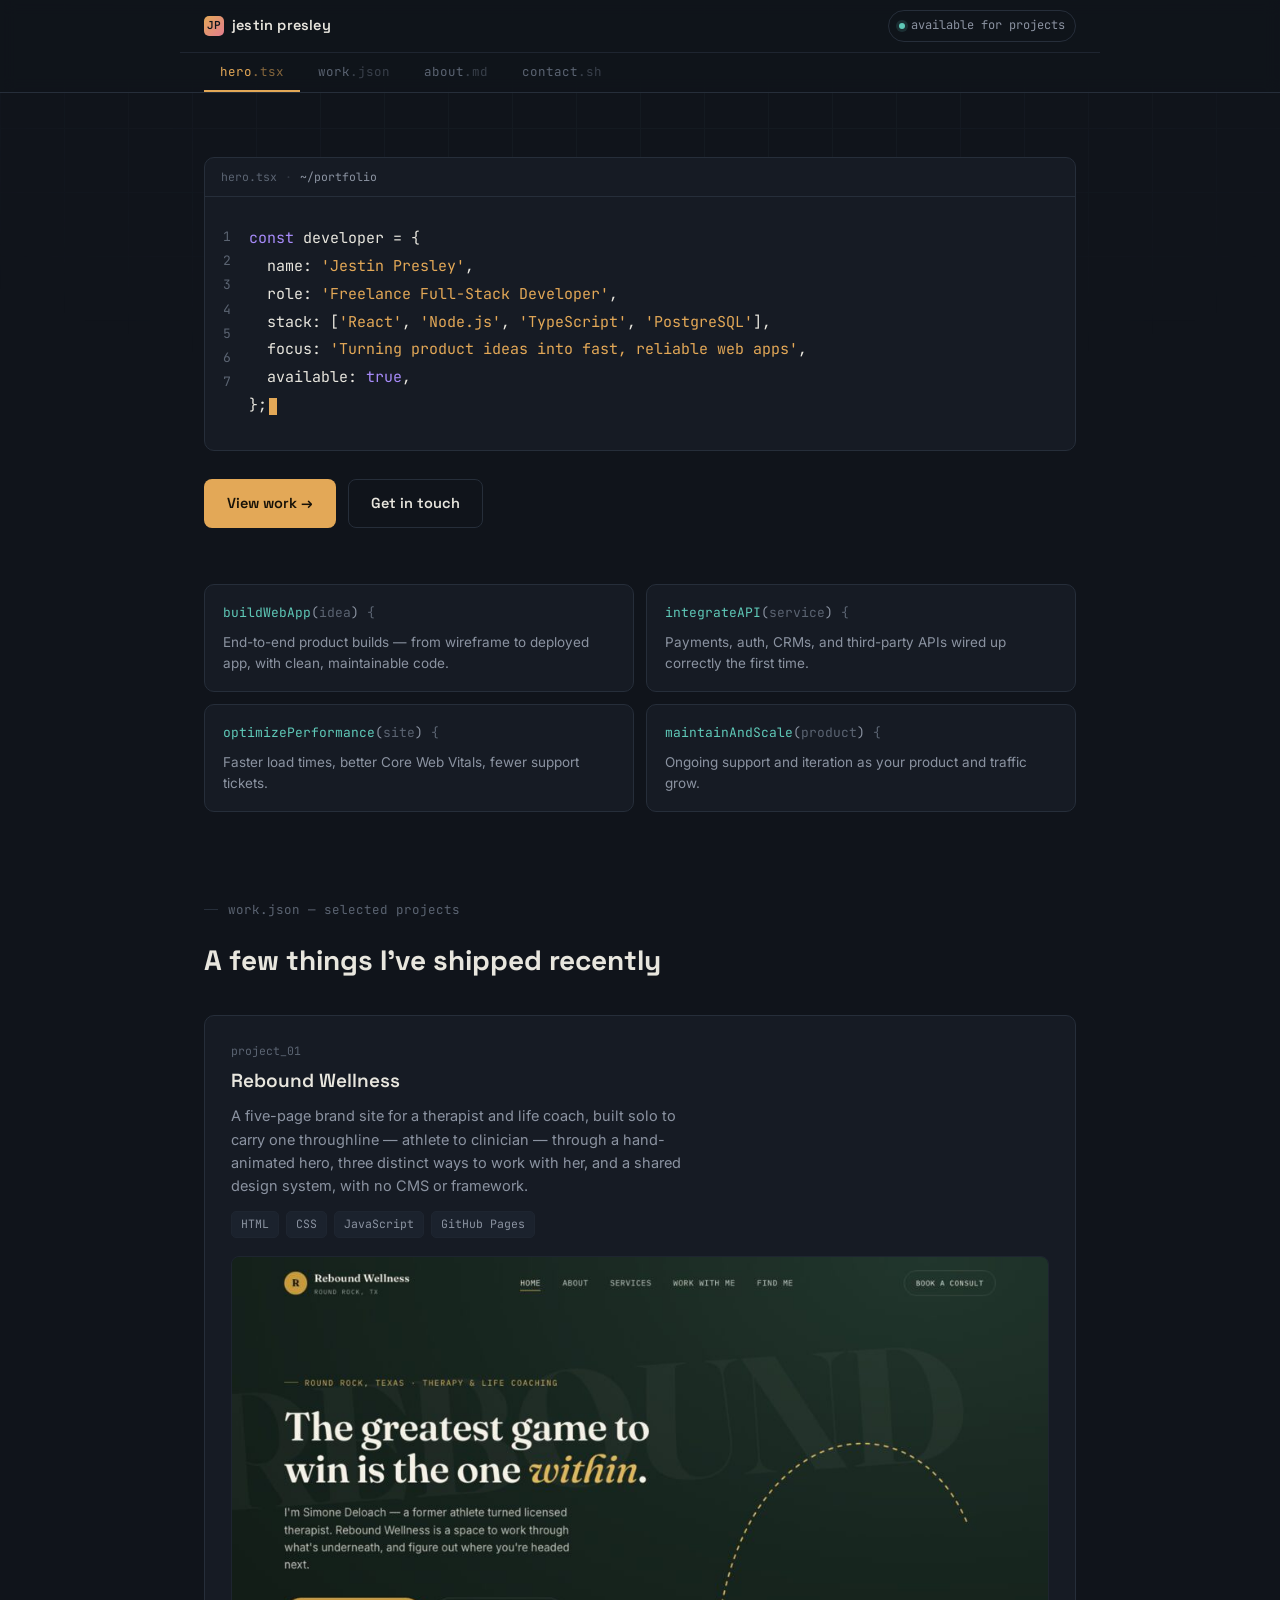
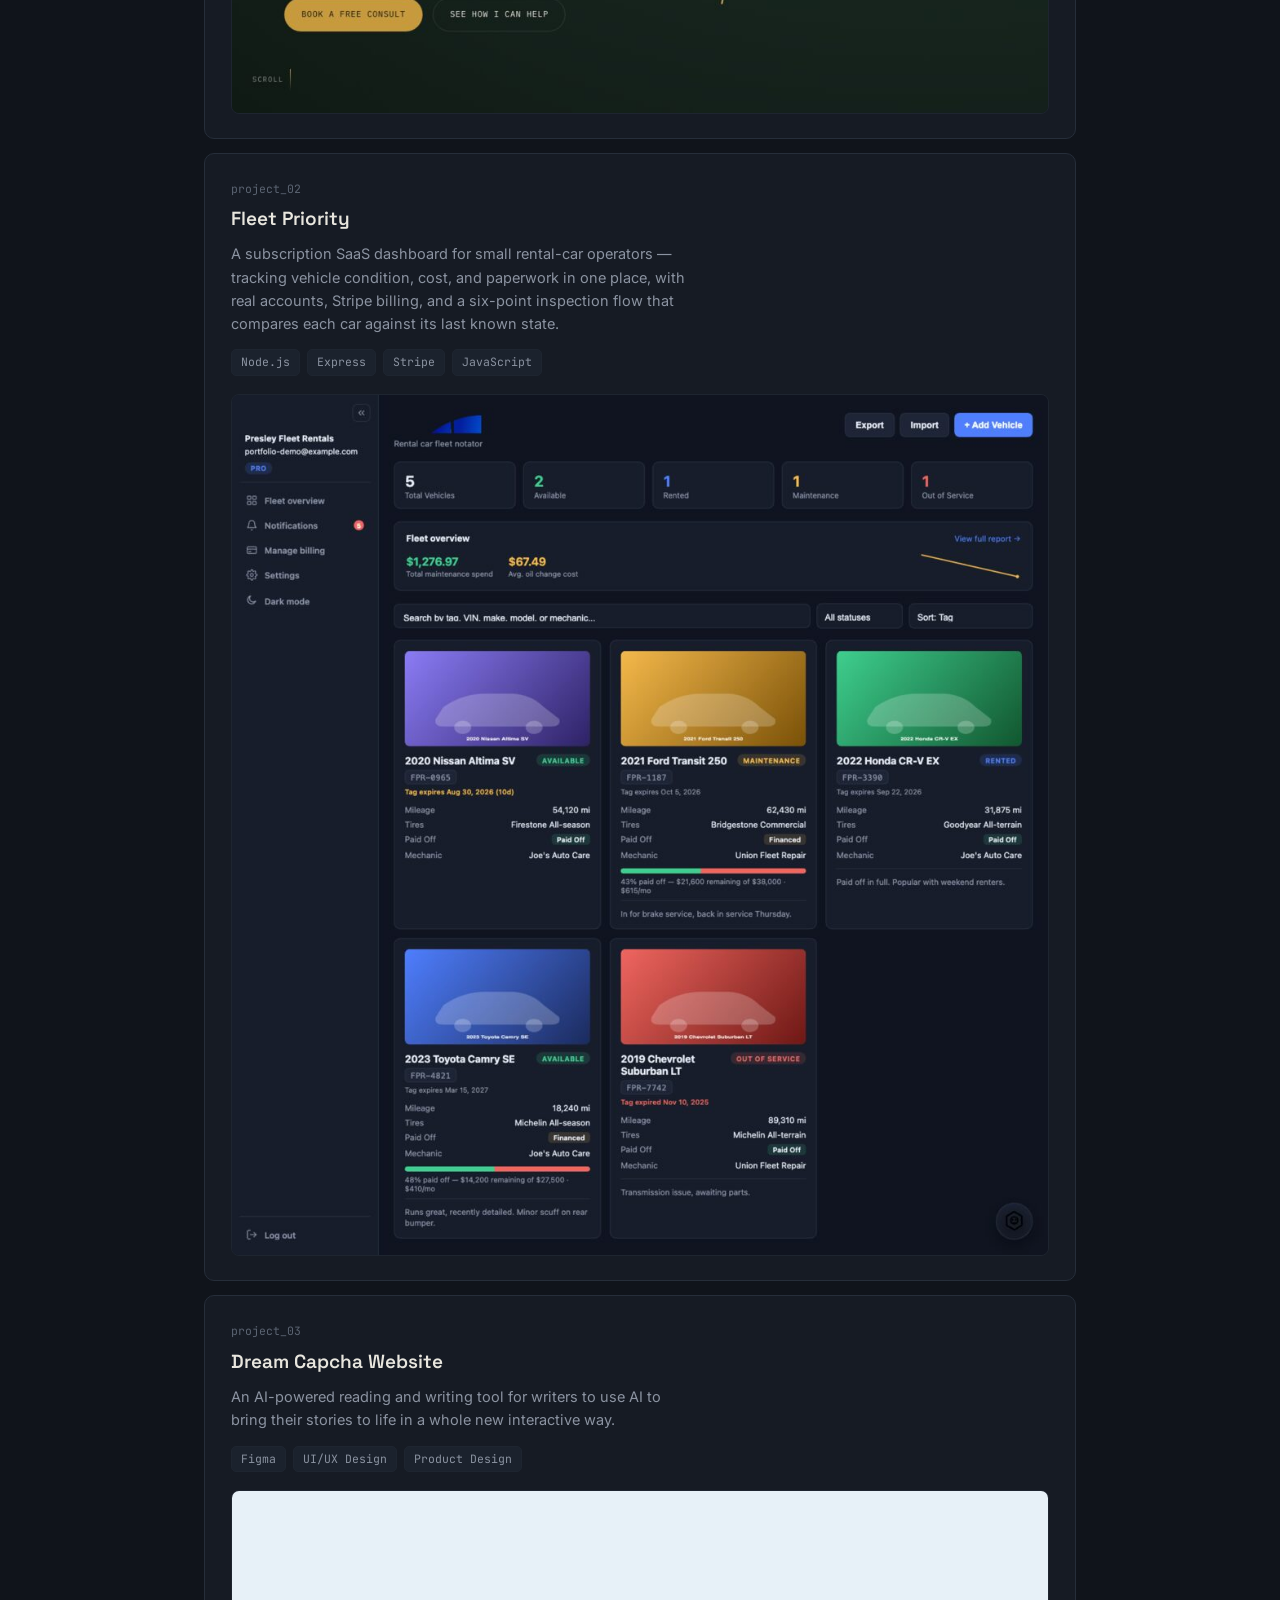
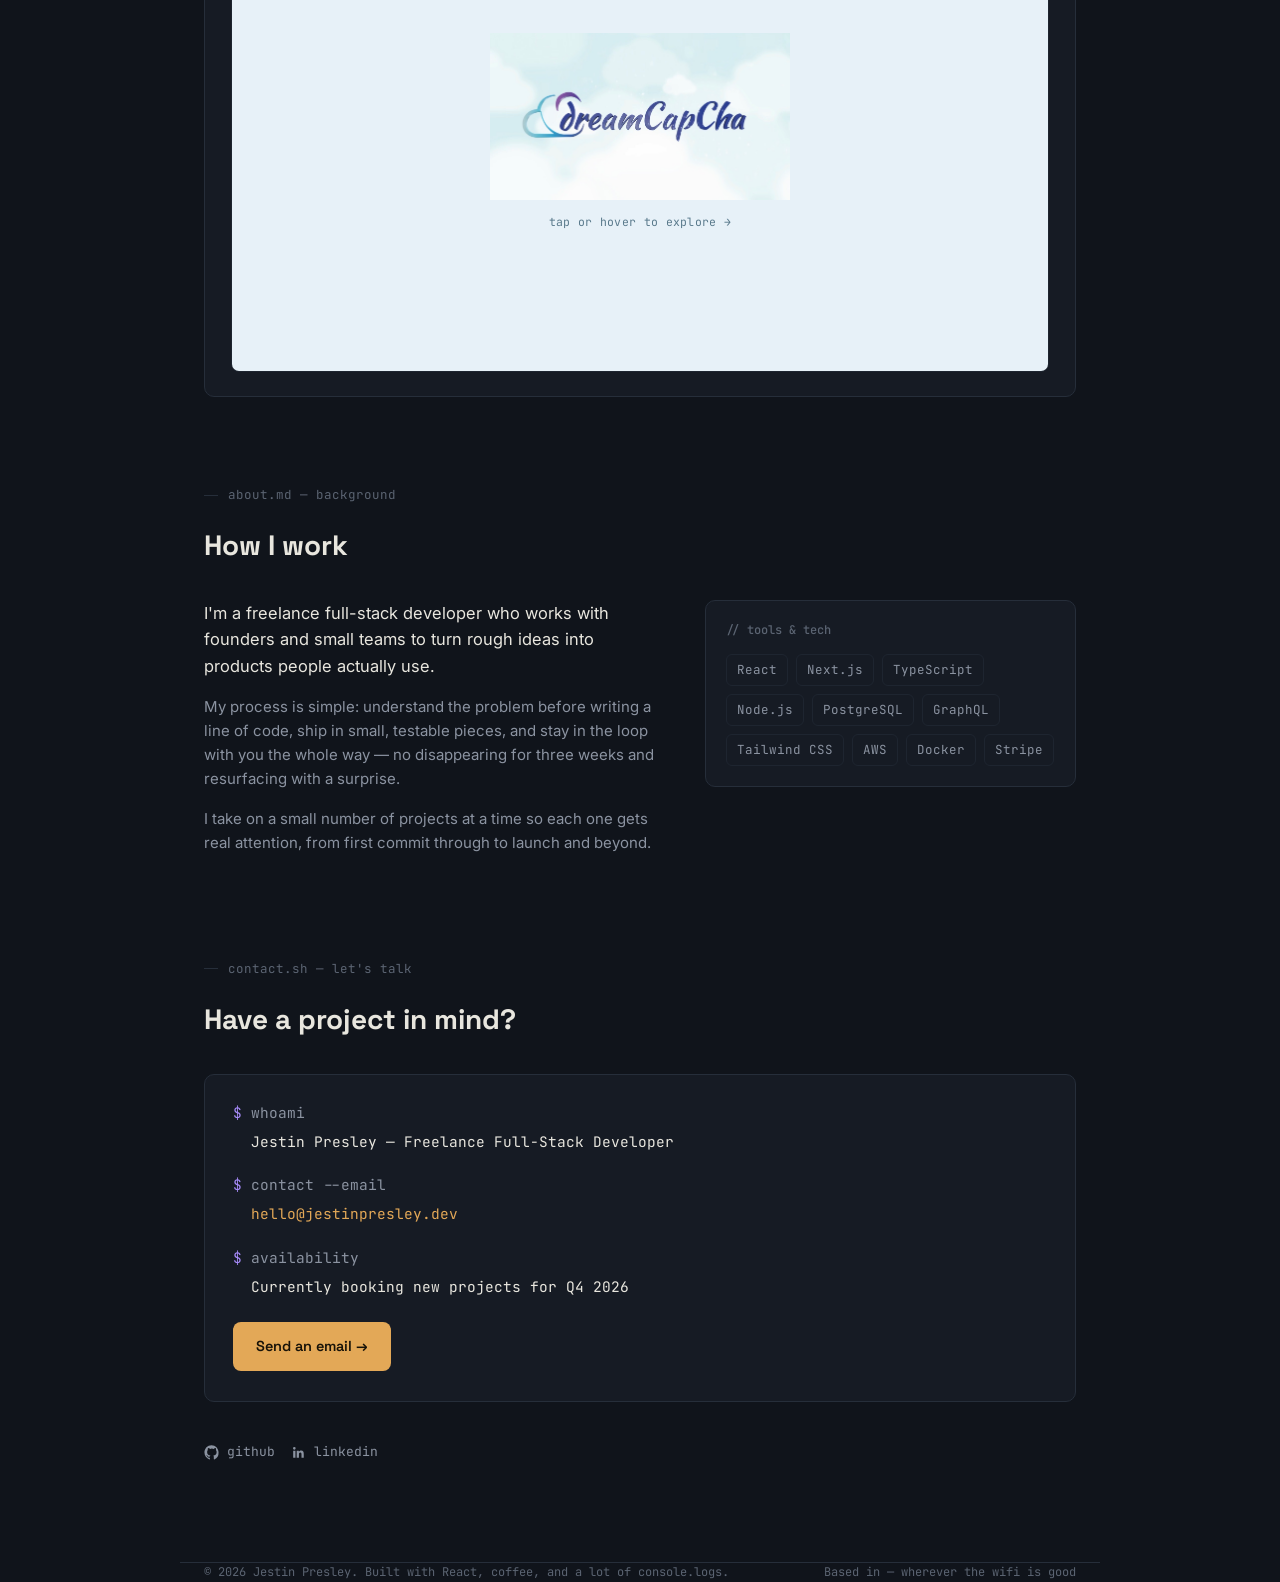
<file: index_9.html>
<!DOCTYPE html>
<html lang="en">
<head>
<meta charset="UTF-8">
<meta name="viewport" content="width=device-width, initial-scale=1.0">
<title>Jestin Presley — Freelance Full-Stack Developer</title>
<link rel="preconnect" href="https://fonts.googleapis.com">
<link rel="preconnect" href="https://fonts.gstatic.com" crossorigin>
<link href="https://fonts.googleapis.com/css2?family=Space+Grotesk:wght@500;600;700&family=Inter:wght@400;500;600&family=JetBrains+Mono:wght@400;500;600&display=swap" rel="stylesheet">
<style>
  :root{
    --bg: #10141B;
    --bg-panel: #161B24;
    --bg-panel-2: #1B222D;
    --border: #262E3A;
    --border-soft: #1E2530;
    --text: #E8E6DE;
    --text-dim: #8B93A1;
    --text-faint: #5B6472;
    --amber: #E3A857;
    --violet: #A78BFA;
    --teal: #5FC9B8;
    --rose: #E27D8F;
    --radius: 10px;
    --maxw: 920px;
  }

  *{ box-sizing: border-box; }
  html{ scroll-behavior: smooth; }
  @media (prefers-reduced-motion: reduce){
    html{ scroll-behavior: auto; }
    *{ animation-duration: 0.001ms !important; animation-iteration-count: 1 !important; transition-duration: 0.001ms !important; }
  }

  body{
    margin: 0;
    background: var(--bg);
    color: var(--text);
    font-family: 'Inter', -apple-system, sans-serif;
    line-height: 1.6;
    -webkit-font-smoothing: antialiased;
  }

  .mono{ font-family: 'JetBrains Mono', monospace; }
  .display{ font-family: 'Space Grotesk', sans-serif; }

  a{ color: inherit; }
  :focus-visible{ outline: 2px solid var(--amber); outline-offset: 3px; border-radius: 3px; }

  /* ---------- background grid texture ---------- */
  .bg-texture{
    position: fixed; inset: 0; z-index: 0; pointer-events: none;
    background-image:
      linear-gradient(var(--border-soft) 1px, transparent 1px),
      linear-gradient(90deg, var(--border-soft) 1px, transparent 1px);
    background-size: 64px 64px;
    opacity: 0.35;
    mask-image: radial-gradient(ellipse 80% 50% at 50% 0%, black 40%, transparent 90%);
  }

  .wrap{ position: relative; z-index: 1; max-width: var(--maxw); margin: 0 auto; padding: 0 24px; }

  /* ---------- top status bar ---------- */
  .statusbar{
    position: sticky; top: 0; z-index: 20;
    background: rgba(16,20,27,0.9);
    backdrop-filter: blur(8px);
    border-bottom: 1px solid var(--border);
  }
  .statusbar-inner{
    max-width: var(--maxw); margin: 0 auto; padding: 0 24px;
    display: flex; align-items: center; justify-content: space-between;
    height: 52px;
  }
  .brand{
    display: flex; align-items: center; gap: 8px;
    font-family: 'Space Grotesk', sans-serif; font-weight: 600; font-size: 14.5px;
    letter-spacing: 0.2px; text-decoration: none;
  }
  .brand-mark{
    width: 20px; height: 20px; border-radius: 5px;
    background: linear-gradient(135deg, var(--amber), var(--rose));
    display: inline-flex; align-items: center; justify-content: center;
    font-family: 'JetBrains Mono', monospace; font-size: 11px; font-weight: 600; color: #10141B;
  }
  .status-pill{
    display: inline-flex; align-items: center; gap: 6px;
    font-family: 'JetBrains Mono', monospace; font-size: 12px; color: var(--text-dim);
    border: 1px solid var(--border); padding: 5px 10px; border-radius: 999px;
  }
  .status-dot{
    width: 6px; height: 6px; border-radius: 50%; background: var(--teal);
    box-shadow: 0 0 0 3px rgba(95,201,184,0.15);
    animation: pulse 2.4s ease-in-out infinite;
  }
  @keyframes pulse{ 0%,100%{ opacity: 1; } 50%{ opacity: 0.4; } }

  /* ---------- tab nav (doubles as site nav) ---------- */
  .tabbar{
    display: flex; gap: 2px; overflow-x: auto; scrollbar-width: none;
    border-top: 1px solid var(--border-soft);
  }
  .tabbar::-webkit-scrollbar{ display: none; }
  .tab{
    font-family: 'JetBrains Mono', monospace; font-size: 12.5px;
    color: var(--text-faint); text-decoration: none; white-space: nowrap;
    padding: 9px 16px 8px; border-bottom: 2px solid transparent;
    transition: color 0.15s ease, border-color 0.15s ease;
  }
  .tab:hover{ color: var(--text-dim); }
  .tab.active{ color: var(--amber); border-bottom-color: var(--amber); }
  .tab .ext{ opacity: 0.55; }

  section{ padding: 88px 0 0; }
  section:last-of-type{ padding-bottom: 96px; }

  .eyebrow{
    font-family: 'JetBrains Mono', monospace; font-size: 12.5px; color: var(--text-faint);
    margin: 0 0 18px; display: flex; align-items: center; gap: 10px;
  }
  .eyebrow::before{ content: ''; width: 14px; height: 1px; background: var(--border); }

  h1, h2{ font-family: 'Space Grotesk', sans-serif; margin: 0; }

  /* ---------- hero ---------- */
  .hero{ padding-top: 64px; }
  .code-window{
    background: var(--bg-panel);
    border: 1px solid var(--border);
    border-radius: var(--radius);
    overflow: hidden;
  }
  .code-window-head{
    display: flex; align-items: center; gap: 8px;
    padding: 10px 16px;
    border-bottom: 1px solid var(--border);
    font-family: 'JetBrains Mono', monospace; font-size: 11.5px; color: var(--text-faint);
  }
  .code-window-head .fname{ color: var(--text-dim); }
  .code-body{
    padding: 28px 8px 30px 0;
    font-family: 'JetBrains Mono', monospace;
    font-size: 15px;
    display: grid;
    grid-template-columns: 44px 1fr;
  }
  .code-body .ln{
    color: var(--text-faint); text-align: right; padding-right: 18px; user-select: none;
    font-size: 13px; line-height: 1.85;
  }
  .code-body .code{ line-height: 1.85; white-space: pre-wrap; }
  .k{ color: var(--violet); }
  .s{ color: var(--amber); }
  .p{ color: var(--text-faint); }
  .c{ color: var(--text-faint); font-style: italic; }
  .fn{ color: var(--teal); }
  .cursor{
    display: inline-block; width: 8px; height: 17px; background: var(--amber);
    vertical-align: text-bottom; margin-left: 2px;
    animation: blink 1s step-end infinite;
  }
  @keyframes blink{ 50%{ opacity: 0; } }

  .hero-cta{ display: flex; gap: 12px; margin-top: 28px; flex-wrap: wrap; }
  .btn{
    font-family: 'Space Grotesk', sans-serif; font-weight: 600; font-size: 14.5px;
    padding: 12px 22px; border-radius: 8px; text-decoration: none;
    display: inline-flex; align-items: center; gap: 8px;
    transition: transform 0.15s ease, background 0.15s ease, border-color 0.15s ease;
    border: 1px solid transparent;
  }
  .btn:hover{ transform: translateY(-1px); }
  .btn-primary{ background: var(--amber); color: #171208; }
  .btn-primary:hover{ background: #edb56a; }
  .btn-ghost{ border-color: var(--border); color: var(--text); }
  .btn-ghost:hover{ border-color: var(--text-faint); }

  /* ---------- capability strip ---------- */
  .cap-grid{
    display: grid; grid-template-columns: repeat(2, 1fr); gap: 12px;
    margin-top: 56px;
  }
  .cap-card{
    background: var(--bg-panel); border: 1px solid var(--border); border-radius: var(--radius);
    padding: 18px 18px 16px;
  }
  .cap-card .sig{ font-family: 'JetBrains Mono', monospace; font-size: 13px; margin: 0 0 8px; }
  .cap-card p{ margin: 0; font-size: 13.5px; color: var(--text-dim); }

  /* ---------- work ---------- */
  .work-list{ display: flex; flex-direction: column; gap: 14px; margin-top: 32px; }
  .work-card{
    background: var(--bg-panel); border: 1px solid var(--border); border-radius: var(--radius);
    padding: 26px 26px 24px;
    display: grid; grid-template-columns: 1fr auto; gap: 20px; align-items: start;
    transition: border-color 0.15s ease;
  }
  .work-card:hover{ border-color: var(--text-faint); }
  .work-key{ font-family: 'JetBrains Mono', monospace; font-size: 11.5px; color: var(--text-faint); margin: 0 0 6px; }
  .work-title{ font-family: 'Space Grotesk', sans-serif; font-weight: 600; font-size: 19px; margin: 0 0 8px; }
  .work-desc{ margin: 0 0 14px; color: var(--text-dim); font-size: 14.5px; max-width: 52ch; }
  .tag-row{ display: flex; gap: 7px; flex-wrap: wrap; }
  .tag{
    font-family: 'JetBrains Mono', monospace; font-size: 11.5px;
    background: var(--bg-panel-2); border: 1px solid var(--border-soft);
    color: var(--text-dim); padding: 3px 9px; border-radius: 5px;
  }
  .work-result{
    font-family: 'JetBrains Mono', monospace; font-size: 12.5px; color: var(--teal);
    white-space: nowrap; padding-top: 4px;
  }
  .work-card.has-embed{ grid-template-columns: 1fr; }
  .embed-frame{
    margin-top: 18px; border-radius: 8px; overflow: hidden;
    border: 1px solid var(--border-soft); background: var(--bg-panel-2);
    position: relative;
  }
  .embed-frame iframe{ width: 100%; height: 480px; display: block; border: 0; }
  .embed-cover{
    position: absolute; inset: 0; z-index: 2;
    display: flex; flex-direction: column; align-items: center; justify-content: center; gap: 14px;
    background: #E7F1F8;
    cursor: pointer; border: 0; padding: 0; width: 100%;
    transition: opacity 0.6s ease;
  }
  .embed-cover img{ width: 56%; max-width: 300px; height: auto; display: block; }
  .embed-cover .hint{
    font-family: 'JetBrains Mono', monospace; font-size: 11.5px; color: #5A7A8C;
    letter-spacing: 0.3px;
  }
  .embed-cover.cover-text{
    background: linear-gradient(155deg, var(--bg-panel-2) 0%, var(--bg-panel) 100%);
  }
  .embed-cover.cover-text .cover-case{
    font-family: 'JetBrains Mono', monospace; font-size: 11px; letter-spacing: 1.5px;
    text-transform: uppercase; margin: 0;
  }
  .embed-cover.cover-text .cover-title{
    font-family: 'Space Grotesk', sans-serif; font-weight: 700; font-size: 26px; color: var(--text);
    margin: 0;
  }
  .embed-cover.cover-text .hint{ color: var(--text-faint); margin-top: 4px; }
  .embed-cover.cover-text.accent-teal .cover-case{ color: var(--teal); }
  .embed-cover.cover-text.accent-violet .cover-case{ color: var(--violet); }
  .embed-cover.cover-image{
    padding: 0; background: #0f1a14; justify-content: flex-end;
  }
  .embed-cover.cover-image img{
    position: absolute; inset: 0; width: 100%; height: 100%; max-width: none;
    object-fit: cover; object-position: top; display: block;
  }
  .embed-cover.cover-image .hint{
    position: relative; z-index: 1; margin: 0 0 18px;
    background: rgba(8,12,9,0.65); color: #EDEDE5;
    padding: 6px 14px; border-radius: 999px; backdrop-filter: blur(3px);
  }
  .embed-frame:hover .embed-cover,
  .embed-frame:focus-within .embed-cover{ opacity: 0; pointer-events: none; }
  .preview-link{
    display: block; margin-top: 18px; border-radius: 8px; overflow: hidden;
    border: 1px solid var(--border-soft); background: var(--bg-panel-2);
  }
  .preview-link img{
    width: 100%; display: block;
    transition: transform 0.4s ease, filter 0.4s ease;
  }
  .preview-link:hover img,
  .preview-link:focus-visible img{ transform: scale(1.015); filter: brightness(1.05); }
  @media (max-width: 720px){
    .embed-frame iframe{ height: 320px; }
  }

  /* ---------- about ---------- */
  .about-grid{ display: grid; grid-template-columns: 1.1fr 0.9fr; gap: 48px; margin-top: 32px; align-items: start; }
  .about-bio p{ color: var(--text-dim); font-size: 15px; margin: 0 0 16px; max-width: 56ch; }
  .about-bio p:first-child{ color: var(--text); font-size: 16.5px; }
  .stack-panel{
    background: var(--bg-panel); border: 1px solid var(--border); border-radius: var(--radius);
    padding: 20px;
  }
  .stack-panel h3{
    font-family: 'JetBrains Mono', monospace; font-size: 12px; color: var(--text-faint);
    margin: 0 0 14px; font-weight: 500;
  }
  .pill-grid{ display: flex; flex-wrap: wrap; gap: 8px; }
  .pill{
    font-family: 'JetBrains Mono', monospace; font-size: 12.5px;
    border: 1px solid var(--border-soft); color: var(--text-dim);
    padding: 5px 10px; border-radius: 6px;
  }

  /* ---------- contact ---------- */
  .terminal{
    background: var(--bg-panel); border: 1px solid var(--border); border-radius: var(--radius);
    padding: 26px 28px 30px; margin-top: 32px;
    font-family: 'JetBrains Mono', monospace; font-size: 14.5px;
  }
  .terminal-line{ margin: 0 0 6px; color: var(--text-dim); }
  .terminal-line .prompt{ color: var(--violet); }
  .terminal-out{ margin: 0 0 20px; color: var(--text); padding-left: 18px; }
  .terminal-out.accent{ color: var(--amber); }
  .contact-cta{ display: flex; gap: 12px; margin-top: 24px; flex-wrap: wrap; font-family: 'Space Grotesk', sans-serif; }

  .socials{ display: flex; gap: 16px; margin-top: 40px; }
  .social-link{
    display: inline-flex; align-items: center; gap: 8px; text-decoration: none;
    color: var(--text-dim); font-family: 'JetBrains Mono', monospace; font-size: 13px;
    border-bottom: 1px solid transparent; padding-bottom: 2px;
    transition: color 0.15s ease, border-color 0.15s ease;
  }
  .social-link:hover{ color: var(--text); border-color: var(--text-faint); }
  .social-link svg{ width: 15px; height: 15px; }

  footer{
    border-top: 1px solid var(--border); margin-top: 96px;
    padding: 28px 0 40px;
    font-family: 'JetBrains Mono', monospace; font-size: 12px; color: var(--text-faint);
    display: flex; justify-content: space-between; flex-wrap: wrap; gap: 10px;
  }

  .reveal{ opacity: 0; transform: translateY(14px); transition: opacity 0.5s ease, transform 0.5s ease; }
  .reveal.in{ opacity: 1; transform: translateY(0); }

  @media (max-width: 720px){
    .about-grid{ grid-template-columns: 1fr; gap: 28px; }
    .cap-grid{ grid-template-columns: 1fr; }
    .work-card{ grid-template-columns: 1fr; }
    .work-result{ padding-top: 0; }
    .code-body{ font-size: 13px; grid-template-columns: 32px 1fr; padding-top: 22px; }
    section{ padding-top: 64px; }
    .hero{ padding-top: 44px; }
  }
</style>
</head>
<body>

<div class="bg-texture"></div>

<div class="statusbar">
  <div class="statusbar-inner">
    <a href="#hero" class="brand"><span class="brand-mark">JP</span>jestin presley</a>
    <span class="status-pill"><span class="status-dot"></span>available for projects</span>
  </div>
  <nav class="tabbar wrap" aria-label="Section navigation">
    <a href="#hero" class="tab active">hero<span class="ext">.tsx</span></a>
    <a href="#work" class="tab">work<span class="ext">.json</span></a>
    <a href="#about" class="tab">about<span class="ext">.md</span></a>
    <a href="#contact" class="tab">contact<span class="ext">.sh</span></a>
  </nav>
</div>

<main class="wrap">

  <!-- HERO -->
  <section id="hero" class="hero">
    <div class="code-window">
      <div class="code-window-head">
        <span>hero.tsx</span><span style="opacity:0.4">·</span><span class="fname">~/portfolio</span>
      </div>
      <div class="code-body">
        <div class="ln">1<br>2<br>3<br>4<br>5<br>6<br>7</div>
        <div class="code"><span class="k">const</span> developer = {
  name: <span class="s">'Jestin Presley'</span>,
  role: <span class="s">'Freelance Full-Stack Developer'</span>,
  stack: [<span class="s">'React'</span>, <span class="s">'Node.js'</span>, <span class="s">'TypeScript'</span>, <span class="s">'PostgreSQL'</span>],
  focus: <span class="s">'Turning product ideas into fast, reliable web apps'</span>,
  available: <span class="k">true</span>,
};<span class="cursor"></span></div>
      </div>
    </div>

    <div class="hero-cta">
      <a href="#work" class="btn btn-primary">View work →</a>
      <a href="#contact" class="btn btn-ghost">Get in touch</a>
    </div>

    <div class="cap-grid reveal">
      <div class="cap-card">
        <p class="sig"><span class="fn">buildWebApp</span>(<span class="p">idea</span>) <span class="p">{</span></p>
        <p>End-to-end product builds — from wireframe to deployed app, with clean, maintainable code.</p>
      </div>
      <div class="cap-card">
        <p class="sig"><span class="fn">integrateAPI</span>(<span class="p">service</span>) <span class="p">{</span></p>
        <p>Payments, auth, CRMs, and third-party APIs wired up correctly the first time.</p>
      </div>
      <div class="cap-card">
        <p class="sig"><span class="fn">optimizePerformance</span>(<span class="p">site</span>) <span class="p">{</span></p>
        <p>Faster load times, better Core Web Vitals, fewer support tickets.</p>
      </div>
      <div class="cap-card">
        <p class="sig"><span class="fn">maintainAndScale</span>(<span class="p">product</span>) <span class="p">{</span></p>
        <p>Ongoing support and iteration as your product and traffic grow.</p>
      </div>
    </div>
  </section>

  <!-- WORK -->
  <section id="work">
    <p class="eyebrow">work.json — selected projects</p>
    <h2 class="display" style="font-size: 28px;">A few things I've shipped recently</h2>

    <div class="work-list">
      <div class="work-card has-embed reveal">
        <div>
          <p class="work-key">project_01</p>
          <h3 class="work-title">Rebound Wellness</h3>
          <p class="work-desc">A five-page brand site for a therapist and life coach, built solo to carry one throughline — athlete to clinician — through a hand-animated hero, three distinct ways to work with her, and a shared design system, with no CMS or framework.</p>
          <div class="tag-row">
            <span class="tag">HTML</span><span class="tag">CSS</span><span class="tag">JavaScript</span><span class="tag">GitHub Pages</span>
          </div>
          <a class="preview-link" href="https://jestinpresley-sys.github.io/rebound-wellness-case-study/" target="_blank" rel="noopener noreferrer" aria-label="View Rebound Wellness case study">
            <img src="[data-uri]" alt="Rebound Wellness site preview">
          </a>
        </div>
      </div>

      <div class="work-card has-embed reveal">
        <div>
          <p class="work-key">project_02</p>
          <h3 class="work-title">Fleet Priority</h3>
          <p class="work-desc">A subscription SaaS dashboard for small rental-car operators — tracking vehicle condition, cost, and paperwork in one place, with real accounts, Stripe billing, and a six-point inspection flow that compares each car against its last known state.</p>
          <div class="tag-row">
            <span class="tag">Node.js</span><span class="tag">Express</span><span class="tag">Stripe</span><span class="tag">JavaScript</span>
          </div>
<a class="preview-link" href="https://jestinpresley-sys.github.io/fleet-priority-case-study/" target="_blank" rel="noopener noreferrer" aria-label="View Fleet Priority case study">
            <img src="[data-uri]" alt="Fleet Priority dashboard preview">
          </a>
        </div>
      </div>

      <div class="work-card has-embed reveal">
        <div>
          <p class="work-key">project_03</p>
          <h3 class="work-title">Dream Capcha Website</h3>
          <p class="work-desc">An AI-powered reading and writing tool for writers to use AI to bring their stories to life in a whole new interactive way.</p>
          <div class="tag-row">
            <span class="tag">Figma</span><span class="tag">UI/UX Design</span><span class="tag">Product Design</span>
          </div>
          <div class="embed-frame">
            <iframe src="https://www.figma.com/embed?embed_host=share&url=https%3A%2F%2Fwww.figma.com%2Fdesign%2FKb5AIeqPpdCKWHL71jmllE%2FDream-Capcha-Website--JP-%3Fnode-id%3D0-1%26t%3DFhhyy4pZNQjR32Kv-1" allowfullscreen loading="lazy" title="Dream Capcha Website Figma design"></iframe>
            <button type="button" class="embed-cover" aria-label="Reveal live Figma design for Dream Capcha">
              <img src="[data-uri]" alt="DreamCapCha logo">
              <span class="hint">tap or hover to explore →</span>
            </button>
          </div>
        </div>
      </div>
    </div>
  </section>

  <!-- ABOUT -->
  <section id="about">
    <p class="eyebrow">about.md — background</p>
    <h2 class="display" style="font-size: 28px;">How I work</h2>

    <div class="about-grid">
      <div class="about-bio reveal">
        <p>I'm a freelance full-stack developer who works with founders and small teams to turn rough ideas into products people actually use.</p>
        <p>My process is simple: understand the problem before writing a line of code, ship in small, testable pieces, and stay in the loop with you the whole way — no disappearing for three weeks and resurfacing with a surprise.</p>
        <p>I take on a small number of projects at a time so each one gets real attention, from first commit through to launch and beyond.</p>
      </div>

      <div class="stack-panel reveal">
        <h3>// tools & tech</h3>
        <div class="pill-grid">
          <span class="pill">React</span>
          <span class="pill">Next.js</span>
          <span class="pill">TypeScript</span>
          <span class="pill">Node.js</span>
          <span class="pill">PostgreSQL</span>
          <span class="pill">GraphQL</span>
          <span class="pill">Tailwind CSS</span>
          <span class="pill">AWS</span>
          <span class="pill">Docker</span>
          <span class="pill">Stripe</span>
        </div>
      </div>
    </div>
  </section>

  <!-- CONTACT -->
  <section id="contact">
    <p class="eyebrow">contact.sh — let's talk</p>
    <h2 class="display" style="font-size: 28px;">Have a project in mind?</h2>

    <div class="terminal reveal">
      <p class="terminal-line"><span class="prompt">$</span> whoami</p>
      <p class="terminal-out">Jestin Presley — Freelance Full-Stack Developer</p>

      <p class="terminal-line"><span class="prompt">$</span> contact --email</p>
      <p class="terminal-out accent">hello@jestinpresley.dev</p>

      <p class="terminal-line"><span class="prompt">$</span> availability</p>
      <p class="terminal-out" style="margin-bottom:0;">Currently booking new projects for Q4 2026</p>

      <div class="contact-cta">
        <a href="mailto:hello@jestinpresley.dev" class="btn btn-primary">Send an email →</a>
      </div>
    </div>

    <div class="socials">
      <a href="#" class="social-link">
        <svg viewBox="0 0 24 24" fill="currentColor"><path d="M12 .5C5.7.5.7 5.6.7 12c0 5.1 3.3 9.4 7.9 11 .6.1.8-.3.8-.6v-2.2c-3.2.7-3.9-1.5-3.9-1.5-.5-1.3-1.3-1.7-1.3-1.7-1.1-.7.1-.7.1-.7 1.2.1 1.8 1.2 1.8 1.2 1 1.8 2.8 1.3 3.4 1 .1-.8.4-1.3.8-1.6-2.6-.3-5.3-1.3-5.3-5.7 0-1.3.5-2.3 1.2-3.1-.1-.3-.5-1.5.1-3.1 0 0 1-.3 3.3 1.2a11.5 11.5 0 0 1 6 0c2.3-1.5 3.3-1.2 3.3-1.2.6 1.6.2 2.8.1 3.1.8.8 1.2 1.9 1.2 3.1 0 4.4-2.7 5.4-5.3 5.7.4.4.8 1.1.8 2.2v3.3c0 .3.2.7.8.6A11.5 11.5 0 0 0 23.3 12C23.3 5.6 18.3.5 12 .5z"/></svg>
        github
      </a>
      <a href="#" class="social-link">
        <svg viewBox="0 0 24 24" fill="currentColor"><path d="M20.4 20.4h-3.6v-5.6c0-1.3 0-3-1.9-3s-2.2 1.4-2.2 2.9v5.7H9.1V9h3.5v1.6h.1c.5-.9 1.7-1.9 3.4-1.9 3.6 0 4.3 2.4 4.3 5.5v6.2zM5.3 7.4a2.1 2.1 0 1 1 0-4.2 2.1 2.1 0 0 1 0 4.2zM7.1 20.4H3.5V9h3.6v11.4z"/></svg>
        linkedin
      </a>
    </div>
  </section>

</main>

<footer class="wrap">
  <span>© 2026 Jestin Presley. Built with React, coffee, and a lot of console.logs.</span>
  <span>Based in — wherever the wifi is good</span>
</footer>

<script>
  // active tab highlight on scroll
  const sections = document.querySelectorAll('main section[id]');
  const tabs = document.querySelectorAll('.tab');
  const setActive = () => {
    let current = sections[0].id;
    const offset = 90;
    sections.forEach(s => {
      if (window.scrollY + offset >= s.offsetTop) current = s.id;
    });
    tabs.forEach(t => t.classList.toggle('active', t.getAttribute('href') === '#' + current));
  };
  window.addEventListener('scroll', setActive, { passive: true });
  setActive();

  // reveal on scroll
  const revealEls = document.querySelectorAll('.reveal');
  if ('IntersectionObserver' in window) {
    const io = new IntersectionObserver((entries) => {
      entries.forEach(e => { if (e.isIntersecting) { e.target.classList.add('in'); io.unobserve(e.target); } });
    }, { threshold: 0.15 });
    revealEls.forEach(el => io.observe(el));
  } else {
    revealEls.forEach(el => el.classList.add('in'));
  }
</script>

</body>
</html>
</file>
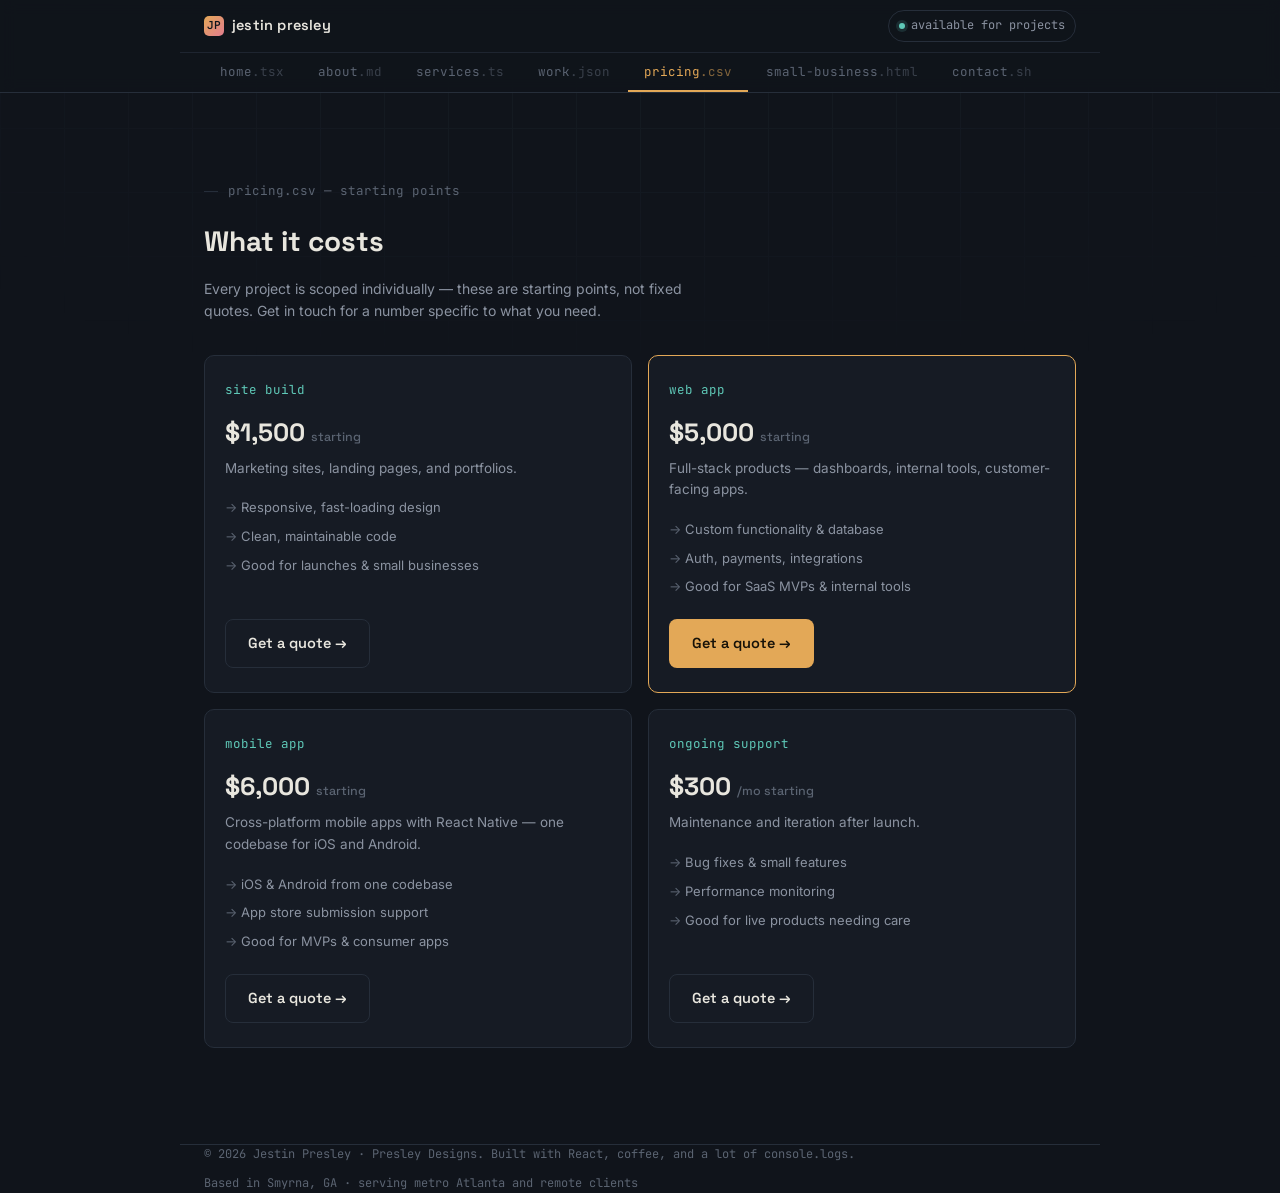
<file: pricing.html>
<!DOCTYPE html>
<html lang="en">
<head>
<meta charset="UTF-8">
<meta name="viewport" content="width=device-width, initial-scale=1.0">
<title>Pricing — Jestin Presley</title>
<meta name="description" content="Starting prices: sites from $1,500, web apps from $5,000, mobile apps from $6,000, support from $300/mo.">
<link rel="canonical" href="https://jestinpresley.com/pricing.html">

<meta property="og:type" content="website">
<meta property="og:site_name" content="Jestin Presley">
<meta property="og:url" content="https://jestinpresley.com/pricing.html">
<meta property="og:title" content="Pricing — Jestin Presley">
<meta property="og:description" content="Starting prices: sites from $1,500, web apps from $5,000, mobile apps from $6,000, support from $300/mo.">

<meta property="og:image" content="https://jestinpresley.com/assets/og-image.png">
<meta property="og:image:width" content="1200">
<meta property="og:image:height" content="630">
<meta property="og:image:alt" content="Jestin Presley &mdash; Freelance Full-Stack Developer">

<meta name="twitter:card" content="summary_large_image">
<meta name="twitter:title" content="Pricing — Jestin Presley">
<meta name="twitter:description" content="Starting prices: sites from $1,500, web apps from $5,000, mobile apps from $6,000, support from $300/mo.">
<meta name="twitter:image" content="https://jestinpresley.com/assets/og-image.png">

<link rel="preconnect" href="https://fonts.googleapis.com">
<link rel="preconnect" href="https://fonts.gstatic.com" crossorigin>
<link href="https://fonts.googleapis.com/css2?family=Space+Grotesk:wght@500;600;700&family=Inter:wght@400;500;600&family=JetBrains+Mono:wght@400;500;600&display=swap" rel="stylesheet">
<link rel="stylesheet" href="assets/styles.css">
</head>
<body>

<div class="bg-texture"></div>

<div class="statusbar">
  <div class="statusbar-inner">
    <a href="index.html" class="brand"><span class="brand-mark">JP</span>jestin presley</a>
    <span class="status-pill"><span class="status-dot"></span>available for projects</span>
  </div>
  <nav class="tabbar wrap" aria-label="Site navigation">
    <a href="index.html" class="tab">home<span class="ext">.tsx</span></a>
    <a href="about.html" class="tab">about<span class="ext">.md</span></a>
    <a href="services.html" class="tab">services<span class="ext">.ts</span></a>
    <a href="work.html" class="tab">work<span class="ext">.json</span></a>
    <a href="pricing.html" class="tab active">pricing<span class="ext">.csv</span></a>
    <a href="small-business.html" class="tab">small-business<span class="ext">.html</span></a>
    <a href="contact.html" class="tab">contact<span class="ext">.sh</span></a>
  </nav>
</div>
<main class="wrap">

  <!-- PRICING -->
  <section id="pricing">
    <p class="eyebrow">pricing.csv — starting points</p>
    <h2 class="display" style="font-size: 28px;">What it costs</h2>
    <p style="color: var(--text-dim); font-size: 14px; margin: 14px 0 0; max-width: 56ch;">Every project is scoped individually — these are starting points, not fixed quotes. Get in touch for a number specific to what you need.</p>

    <div class="pricing-grid reveal">
      <div class="price-card">
        <p class="price-tier">site build</p>
        <p class="price-amount">$1,500 <span>starting</span></p>
        <p class="price-desc">Marketing sites, landing pages, and portfolios.</p>
        <ul>
          <li>Responsive, fast-loading design</li>
          <li>Clean, maintainable code</li>
          <li>Good for launches &amp; small businesses</li>
        </ul>
        <a href="contact.html" class="btn btn-ghost">Get a quote →</a>
      </div>

      <div class="price-card featured">
        <p class="price-tier">web app</p>
        <p class="price-amount">$5,000 <span>starting</span></p>
        <p class="price-desc">Full-stack products — dashboards, internal tools, customer-facing apps.</p>
        <ul>
          <li>Custom functionality &amp; database</li>
          <li>Auth, payments, integrations</li>
          <li>Good for SaaS MVPs &amp; internal tools</li>
        </ul>
        <a href="contact.html" class="btn btn-primary">Get a quote →</a>
      </div>

      <div class="price-card">
        <p class="price-tier">mobile app</p>
        <p class="price-amount">$6,000 <span>starting</span></p>
        <p class="price-desc">Cross-platform mobile apps with React Native — one codebase for iOS and Android.</p>
        <ul>
          <li>iOS &amp; Android from one codebase</li>
          <li>App store submission support</li>
          <li>Good for MVPs &amp; consumer apps</li>
        </ul>
        <a href="contact.html" class="btn btn-ghost">Get a quote →</a>
      </div>

      <div class="price-card">
        <p class="price-tier">ongoing support</p>
        <p class="price-amount">$300 <span>/mo starting</span></p>
        <p class="price-desc">Maintenance and iteration after launch.</p>
        <ul>
          <li>Bug fixes &amp; small features</li>
          <li>Performance monitoring</li>
          <li>Good for live products needing care</li>
        </ul>
        <a href="contact.html" class="btn btn-ghost">Get a quote →</a>
      </div>
    </div>
  </section>
</main>

<footer class="wrap">
  <span>© 2026 Jestin Presley · Presley Designs. Built with React, coffee, and a lot of console.logs.</span>
  <span>Based in Smyrna, GA · serving metro Atlanta and remote clients</span>
</footer>

<script src="assets/main.js" defer></script>
</body>
</html>
</file>
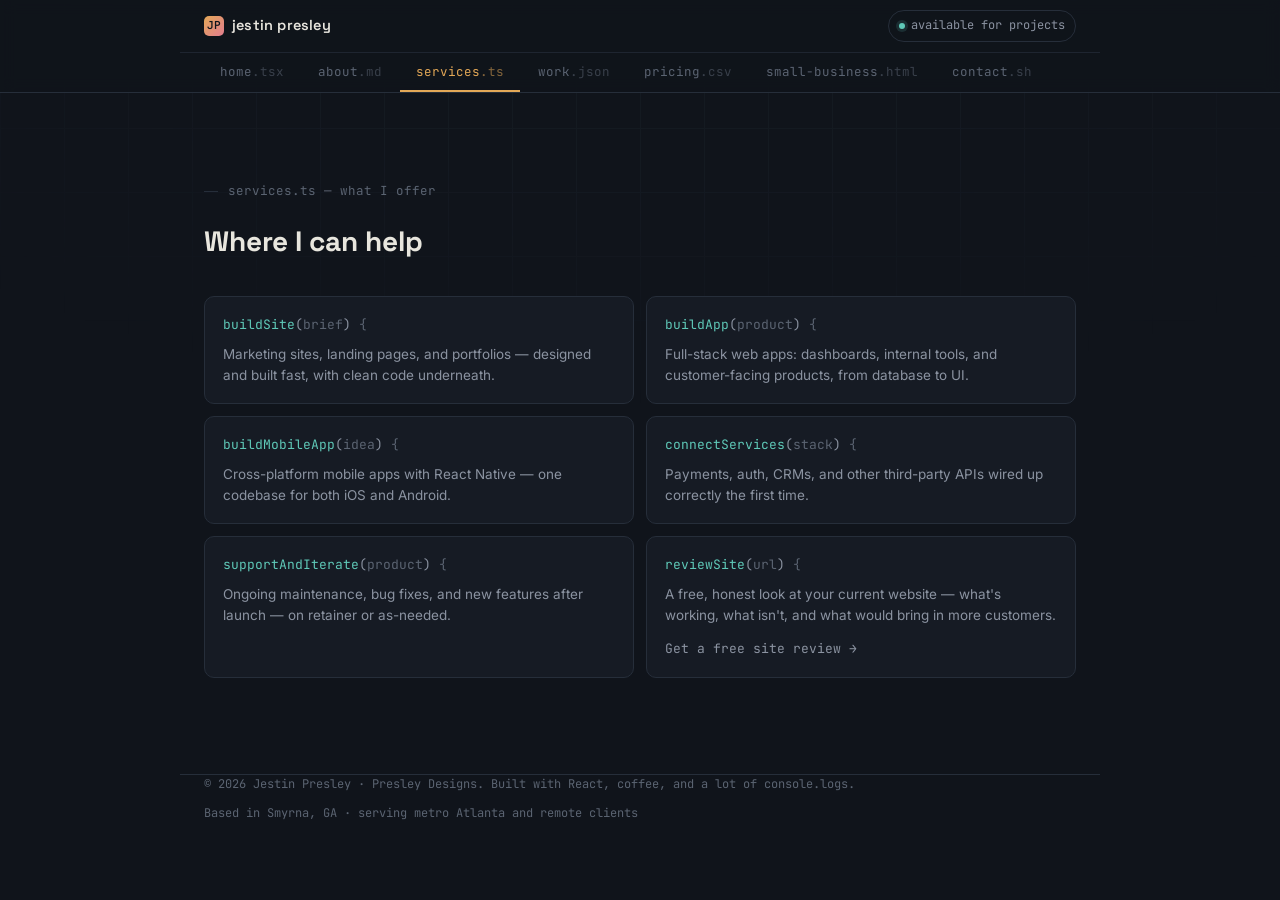
<file: services.html>
<!DOCTYPE html>
<html lang="en">
<head>
<meta charset="UTF-8">
<meta name="viewport" content="width=device-width, initial-scale=1.0">
<title>Services — Jestin Presley</title>
<meta name="description" content="Web and mobile development services: site builds, full-stack apps, React Native apps, and ongoing support.">
<link rel="canonical" href="https://jestinpresley.com/services.html">

<meta property="og:type" content="website">
<meta property="og:site_name" content="Jestin Presley">
<meta property="og:url" content="https://jestinpresley.com/services.html">
<meta property="og:title" content="Services — Jestin Presley">
<meta property="og:description" content="Web and mobile development services: site builds, full-stack apps, React Native apps, and ongoing support.">

<meta property="og:image" content="https://jestinpresley.com/assets/og-image.png">
<meta property="og:image:width" content="1200">
<meta property="og:image:height" content="630">
<meta property="og:image:alt" content="Jestin Presley &mdash; Freelance Full-Stack Developer">

<meta name="twitter:card" content="summary_large_image">
<meta name="twitter:title" content="Services — Jestin Presley">
<meta name="twitter:description" content="Web and mobile development services: site builds, full-stack apps, React Native apps, and ongoing support.">
<meta name="twitter:image" content="https://jestinpresley.com/assets/og-image.png">

<link rel="preconnect" href="https://fonts.googleapis.com">
<link rel="preconnect" href="https://fonts.gstatic.com" crossorigin>
<link href="https://fonts.googleapis.com/css2?family=Space+Grotesk:wght@500;600;700&family=Inter:wght@400;500;600&family=JetBrains+Mono:wght@400;500;600&display=swap" rel="stylesheet">
<link rel="stylesheet" href="assets/styles.css">
</head>
<body>

<div class="bg-texture"></div>

<div class="statusbar">
  <div class="statusbar-inner">
    <a href="index.html" class="brand"><span class="brand-mark">JP</span>jestin presley</a>
    <span class="status-pill"><span class="status-dot"></span>available for projects</span>
  </div>
  <nav class="tabbar wrap" aria-label="Site navigation">
    <a href="index.html" class="tab">home<span class="ext">.tsx</span></a>
    <a href="about.html" class="tab">about<span class="ext">.md</span></a>
    <a href="services.html" class="tab active">services<span class="ext">.ts</span></a>
    <a href="work.html" class="tab">work<span class="ext">.json</span></a>
    <a href="pricing.html" class="tab">pricing<span class="ext">.csv</span></a>
    <a href="small-business.html" class="tab">small-business<span class="ext">.html</span></a>
    <a href="contact.html" class="tab">contact<span class="ext">.sh</span></a>
  </nav>
</div>
<main class="wrap">

  <!-- SERVICES -->
  <section id="services">
    <p class="eyebrow">services.ts — what I offer</p>
    <h2 class="display" style="font-size: 28px;">Where I can help</h2>

    <div class="cap-grid reveal" style="margin-top: 32px;">
      <div class="cap-card">
        <p class="sig"><span class="fn">buildSite</span>(<span class="p">brief</span>) <span class="p">{</span></p>
        <p>Marketing sites, landing pages, and portfolios — designed and built fast, with clean code underneath.</p>
      </div>
      <div class="cap-card">
        <p class="sig"><span class="fn">buildApp</span>(<span class="p">product</span>) <span class="p">{</span></p>
        <p>Full-stack web apps: dashboards, internal tools, and customer-facing products, from database to UI.</p>
      </div>
      <div class="cap-card">
        <p class="sig"><span class="fn">buildMobileApp</span>(<span class="p">idea</span>) <span class="p">{</span></p>
        <p>Cross-platform mobile apps with React Native — one codebase for both iOS and Android.</p>
      </div>
      <div class="cap-card">
        <p class="sig"><span class="fn">connectServices</span>(<span class="p">stack</span>) <span class="p">{</span></p>
        <p>Payments, auth, CRMs, and other third-party APIs wired up correctly the first time.</p>
      </div>
      <div class="cap-card">
        <p class="sig"><span class="fn">supportAndIterate</span>(<span class="p">product</span>) <span class="p">{</span></p>
        <p>Ongoing maintenance, bug fixes, and new features after launch — on retainer or as-needed.</p>
      </div>
      <div class="cap-card">
        <p class="sig"><span class="fn">reviewSite</span>(<span class="p">url</span>) <span class="p">{</span></p>
        <p>A free, honest look at your current website — what's working, what isn't, and what would bring in more customers.</p>
        <a href="small-business.html#review-form" class="hero-alt-link" style="margin-top: 12px;">Get a free site review →</a>
      </div>
    </div>
  </section>
</main>

<footer class="wrap">
  <span>© 2026 Jestin Presley · Presley Designs. Built with React, coffee, and a lot of console.logs.</span>
  <span>Based in Smyrna, GA · serving metro Atlanta and remote clients</span>
</footer>

<script src="assets/main.js" defer></script>
</body>
</html>
</file>
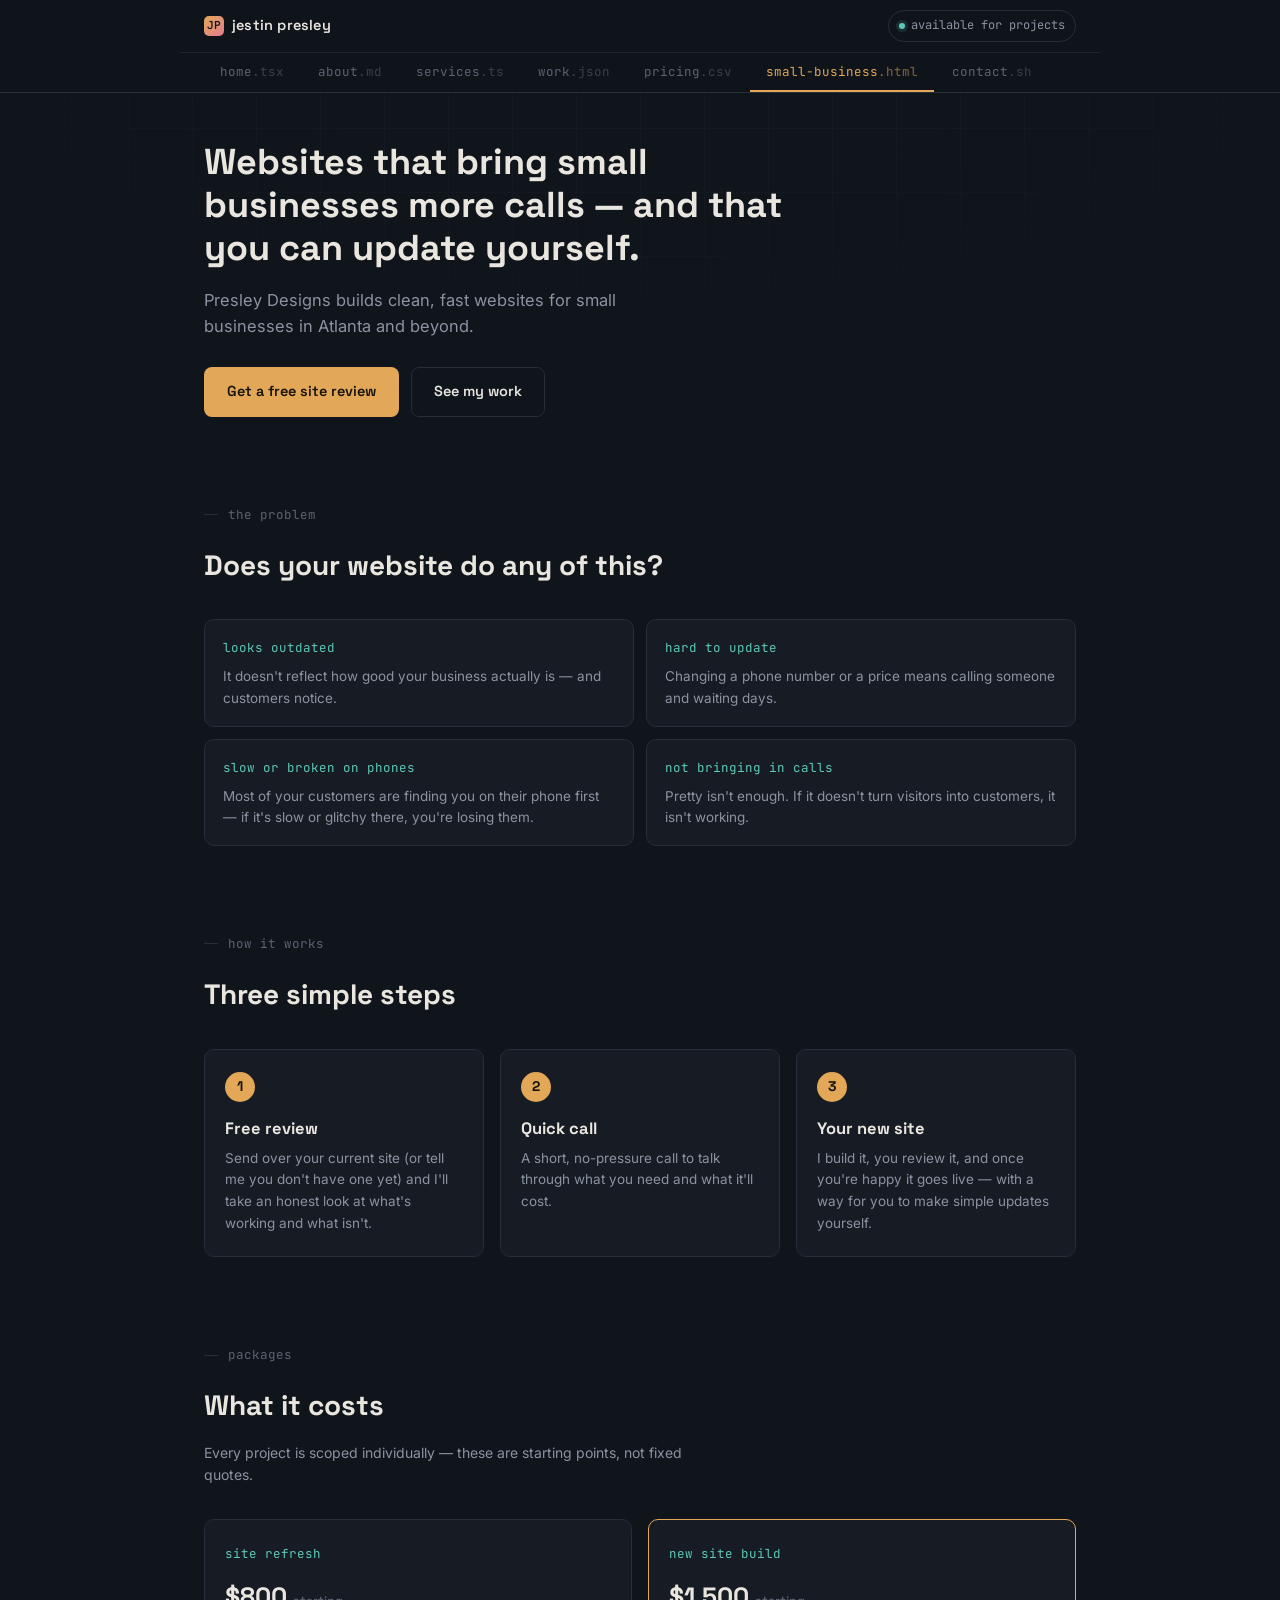
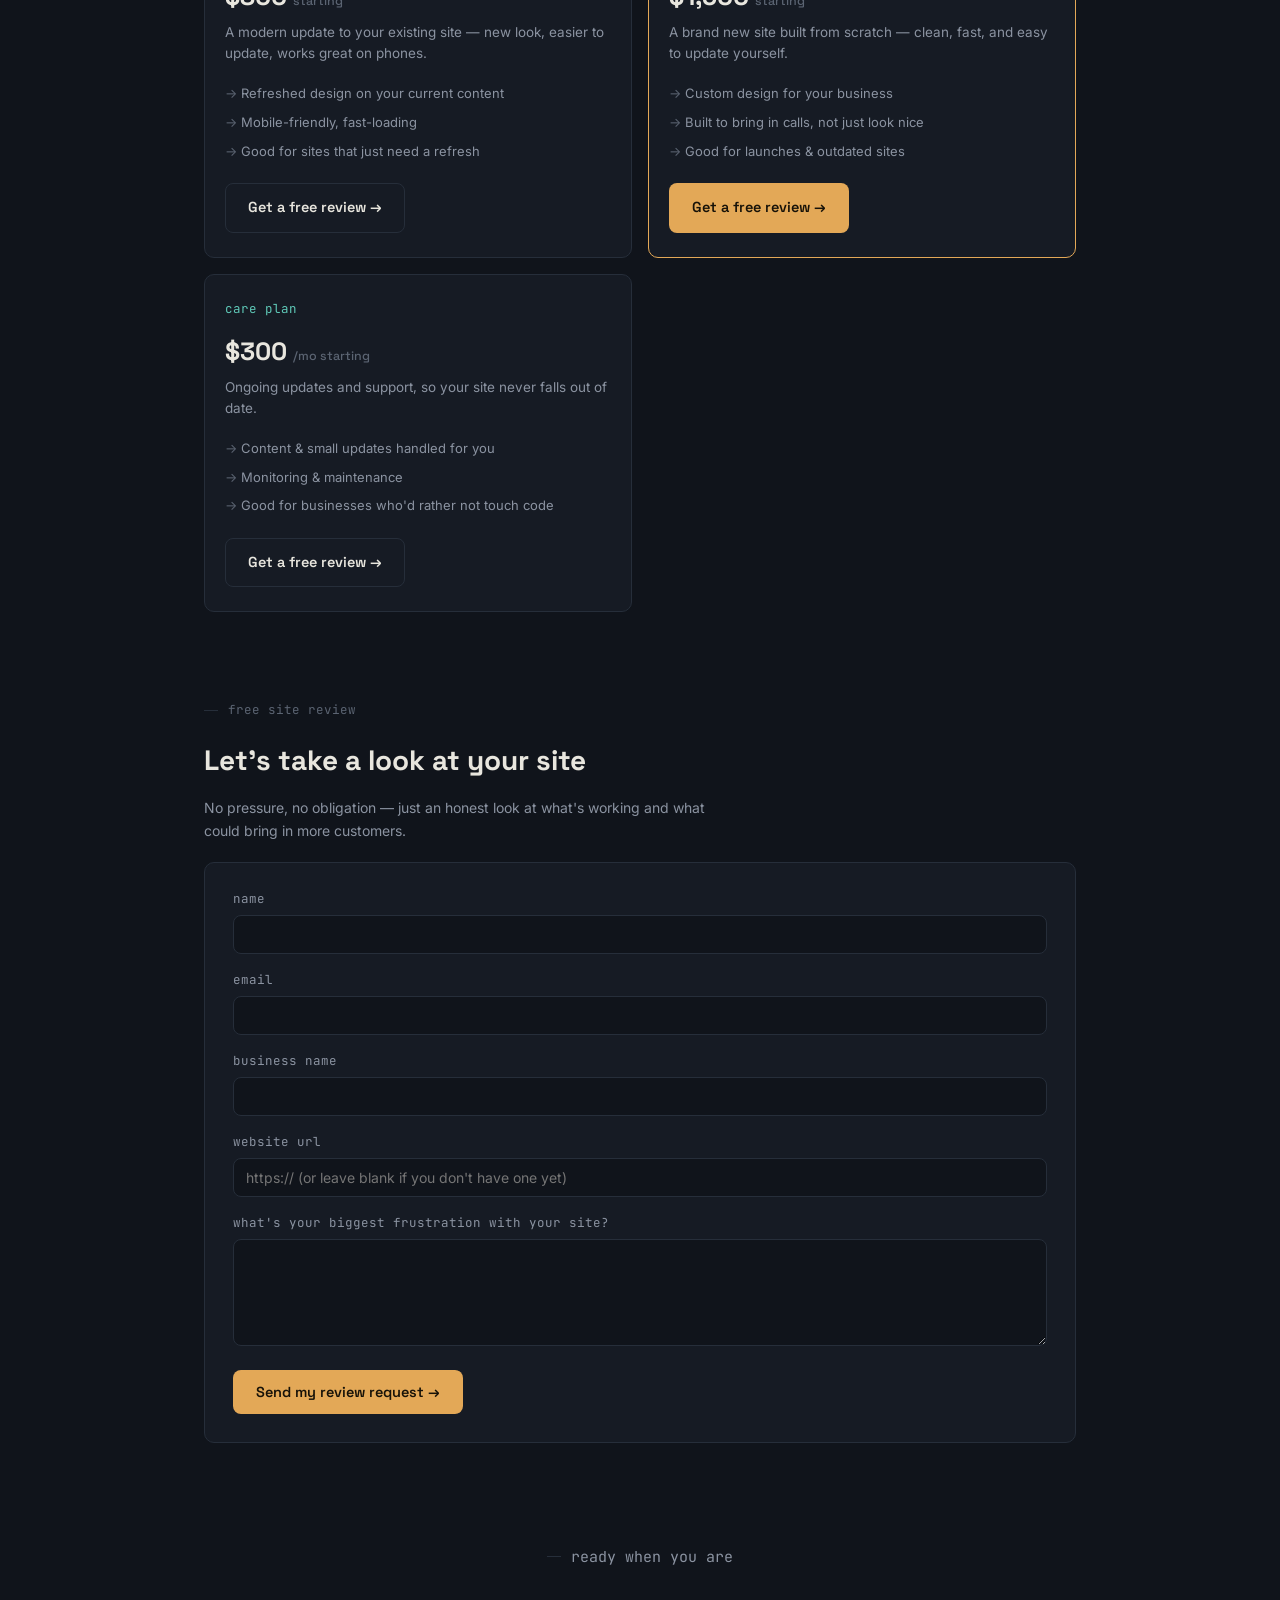
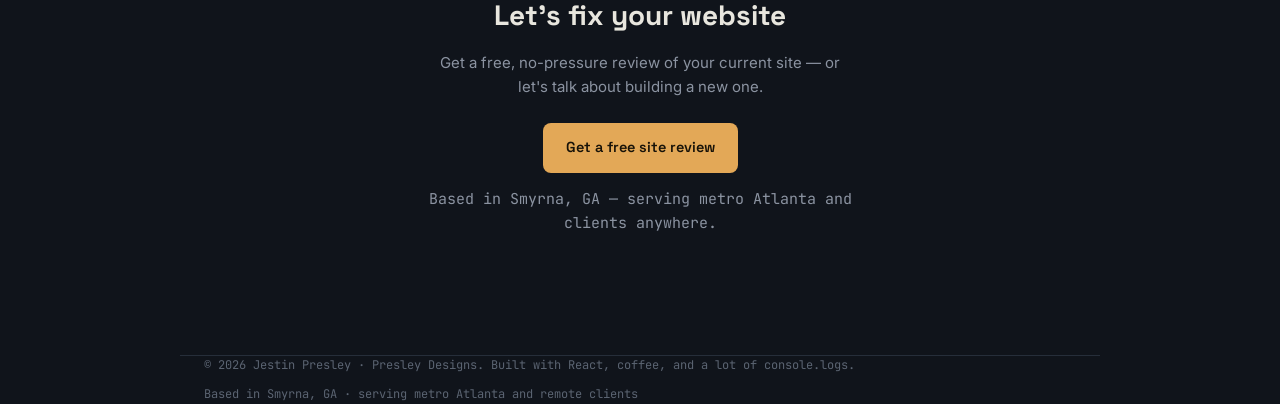
<file: small-business.html>
<!DOCTYPE html>
<html lang="en">
<head>
<meta charset="UTF-8">
<meta name="viewport" content="width=device-width, initial-scale=1.0">
<title>Small Business Website Design in Atlanta | Presley Designs</title>
<meta name="description" content="Presley Designs builds clean, fast websites for small businesses in Smyrna and metro Atlanta — easy to update, built to bring in more calls.">
<link rel="canonical" href="https://jestinpresley.com/small-business.html">

<meta property="og:type" content="website">
<meta property="og:site_name" content="Presley Designs">
<meta property="og:url" content="https://jestinpresley.com/small-business.html">
<meta property="og:title" content="Small Business Website Design in Atlanta | Presley Designs">
<meta property="og:description" content="Presley Designs builds clean, fast websites for small businesses in Smyrna and metro Atlanta — easy to update, built to bring in more calls.">

<meta property="og:image" content="https://jestinpresley.com/assets/og-image.png">
<meta property="og:image:width" content="1200">
<meta property="og:image:height" content="630">
<meta property="og:image:alt" content="Jestin Presley &mdash; Freelance Full-Stack Developer">

<meta name="twitter:card" content="summary_large_image">
<meta name="twitter:title" content="Small Business Website Design in Atlanta | Presley Designs">
<meta name="twitter:description" content="Presley Designs builds clean, fast websites for small businesses in Smyrna and metro Atlanta — easy to update, built to bring in more calls.">
<meta name="twitter:image" content="https://jestinpresley.com/assets/og-image.png">

<script type="application/ld+json">
{
  "@context": "https://schema.org",
  "@type": "ProfessionalService",
  "name": "Presley Designs",
  "description": "Website design and development for small businesses in metro Atlanta — new builds, redesigns, and ongoing care plans.",
  "url": "https://jestinpresley.com/small-business.html",
  "areaServed": {
    "@type": "City",
    "name": "Atlanta, GA"
  },
  "address": {
    "@type": "PostalAddress",
    "addressLocality": "Smyrna",
    "addressRegion": "GA",
    "addressCountry": "US"
  }
}
</script>

<link rel="preconnect" href="https://fonts.googleapis.com">
<link rel="preconnect" href="https://fonts.gstatic.com" crossorigin>
<link href="https://fonts.googleapis.com/css2?family=Space+Grotesk:wght@500;600;700&family=Inter:wght@400;500;600&family=JetBrains+Mono:wght@400;500;600&display=swap" rel="stylesheet">
<link rel="stylesheet" href="assets/styles.css">
</head>
<body>

<div class="bg-texture"></div>

<div class="statusbar">
  <div class="statusbar-inner">
    <a href="index.html" class="brand"><span class="brand-mark">JP</span>jestin presley</a>
    <span class="status-pill"><span class="status-dot"></span>available for projects</span>
  </div>
  <nav class="tabbar wrap" aria-label="Site navigation">
    <a href="index.html" class="tab">home<span class="ext">.tsx</span></a>
    <a href="about.html" class="tab">about<span class="ext">.md</span></a>
    <a href="services.html" class="tab">services<span class="ext">.ts</span></a>
    <a href="work.html" class="tab">work<span class="ext">.json</span></a>
    <a href="pricing.html" class="tab">pricing<span class="ext">.csv</span></a>
    <a href="small-business.html" class="tab active">small-business<span class="ext">.html</span></a>
    <a href="contact.html" class="tab">contact<span class="ext">.sh</span></a>
  </nav>
</div>
<main class="wrap">

  <!-- HERO -->
  <section id="sb-hero" class="sb-hero">
    <h1>Websites that bring small businesses more calls — and that you can update yourself.</h1>
    <p class="sb-subhead">Presley Designs builds clean, fast websites for small businesses in Atlanta and beyond.</p>
    <div class="hero-cta">
      <a href="#review-form" class="btn btn-primary">Get a free site review</a>
      <a href="work.html" class="btn btn-ghost">See my work</a>
    </div>
  </section>

  <!-- PROBLEMS -->
  <section id="problems">
    <p class="eyebrow">the problem</p>
    <h2 class="display" style="font-size: 28px;">Does your website do any of this?</h2>

    <div class="problem-grid reveal">
      <div class="trust-card">
        <p class="trust-title">looks outdated</p>
        <p>It doesn't reflect how good your business actually is — and customers notice.</p>
      </div>
      <div class="trust-card">
        <p class="trust-title">hard to update</p>
        <p>Changing a phone number or a price means calling someone and waiting days.</p>
      </div>
      <div class="trust-card">
        <p class="trust-title">slow or broken on phones</p>
        <p>Most of your customers are finding you on their phone first — if it's slow or glitchy there, you're losing them.</p>
      </div>
      <div class="trust-card">
        <p class="trust-title">not bringing in calls</p>
        <p>Pretty isn't enough. If it doesn't turn visitors into customers, it isn't working.</p>
      </div>
    </div>
  </section>

  <!-- BEFORE / AFTER -->
  <!-- HIDDEN: needs real before/after screenshots and [result] captions. Remove this comment wrapper (this line and the matching end line) to show the section.
  <section id="before-after">
    <p class="eyebrow">before &amp; after</p>
    <h2 class="display" style="font-size: 28px;">Recent redesigns</h2>

    <div class="ba-grid reveal">
      <div class="ba-card">
        <div class="ba-images">
          <figure>
            <img src="assets/before-after/therapy-practice-before.svg" alt="Before redesign — therapy and life-coaching practice website" loading="lazy">
            <figcaption>before</figcaption>
          </figure>
          <figure>
            <img src="assets/before-after/therapy-practice-after.svg" alt="After redesign — therapy and life-coaching practice website" loading="lazy">
            <figcaption>after</figcaption>
          </figure>
        </div>
        <div class="ba-body">
          <h3>Therapy &amp; Life-Coaching Practice</h3>
          <p>[result]</p>
        </div>
      </div>

      <div class="ba-card">
        <div class="ba-images">
          <figure>
            <img src="assets/before-after/memphis-car-rental-before.svg" alt="Before redesign — Memphis car rental website" loading="lazy">
            <figcaption>before</figcaption>
          </figure>
          <figure>
            <img src="assets/before-after/memphis-car-rental-after.svg" alt="After redesign — Memphis car rental website" loading="lazy">
            <figcaption>after</figcaption>
          </figure>
        </div>
        <div class="ba-body">
          <h3>Memphis Car Rental</h3>
          <p>[result]</p>
        </div>
      </div>

      <div class="ba-card">
        <div class="ba-images">
          <figure>
            <img src="assets/before-after/practitioner-shop-before.svg" alt="Before redesign — practitioner ordering and shop website" loading="lazy">
            <figcaption>before</figcaption>
          </figure>
          <figure>
            <img src="assets/before-after/practitioner-shop-after.svg" alt="After redesign — practitioner ordering and shop website" loading="lazy">
            <figcaption>after</figcaption>
          </figure>
        </div>
        <div class="ba-body">
          <h3>Practitioner Ordering &amp; Shop Redesign</h3>
          <p>[result]</p>
        </div>
      </div>
    </div>
  </section>
  END HIDDEN: before-after -->

  <!-- HOW IT WORKS -->
  <section id="how-it-works">
    <p class="eyebrow">how it works</p>
    <h2 class="display" style="font-size: 28px;">Three simple steps</h2>

    <div class="steps-row reveal">
      <div class="step">
        <div class="step-num">1</div>
        <h3>Free review</h3>
        <p>Send over your current site (or tell me you don't have one yet) and I'll take an honest look at what's working and what isn't.</p>
      </div>
      <div class="step">
        <div class="step-num">2</div>
        <h3>Quick call</h3>
        <p>A short, no-pressure call to talk through what you need and what it'll cost.</p>
      </div>
      <div class="step">
        <div class="step-num">3</div>
        <h3>Your new site</h3>
        <p>I build it, you review it, and once you're happy it goes live — with a way for you to make simple updates yourself.</p>
      </div>
    </div>
  </section>

  <!-- PACKAGES -->
  <section id="packages">
    <p class="eyebrow">packages</p>
    <h2 class="display" style="font-size: 28px;">What it costs</h2>
    <p style="color: var(--text-dim); font-size: 14px; margin: 14px 0 0; max-width: 56ch;">Every project is scoped individually — these are starting points, not fixed quotes.</p>

    <div class="pricing-grid reveal">
      <div class="price-card">
        <p class="price-tier">site refresh</p>
        <p class="price-amount">$800 <span>starting</span></p>
        <p class="price-desc">A modern update to your existing site — new look, easier to update, works great on phones.</p>
        <ul>
          <li>Refreshed design on your current content</li>
          <li>Mobile-friendly, fast-loading</li>
          <li>Good for sites that just need a refresh</li>
        </ul>
        <a href="#review-form" class="btn btn-ghost">Get a free review →</a>
      </div>

      <div class="price-card featured">
        <p class="price-tier">new site build</p>
        <p class="price-amount">$1,500 <span>starting</span></p>
        <p class="price-desc">A brand new site built from scratch — clean, fast, and easy to update yourself.</p>
        <ul>
          <li>Custom design for your business</li>
          <li>Built to bring in calls, not just look nice</li>
          <li>Good for launches &amp; outdated sites</li>
        </ul>
        <a href="#review-form" class="btn btn-primary">Get a free review →</a>
      </div>

      <div class="price-card">
        <p class="price-tier">care plan</p>
        <p class="price-amount">$300 <span>/mo starting</span></p>
        <p class="price-desc">Ongoing updates and support, so your site never falls out of date.</p>
        <ul>
          <li>Content &amp; small updates handled for you</li>
          <li>Monitoring &amp; maintenance</li>
          <li>Good for businesses who'd rather not touch code</li>
        </ul>
        <a href="#review-form" class="btn btn-ghost">Get a free review →</a>
      </div>
    </div>
  </section>

  <!-- TESTIMONIAL -->
  <!-- HIDDEN: needs a real client quote and name. Remove this comment wrapper (this line and the matching end line) to show the section.
  <section id="testimonial">
    <p class="eyebrow">what clients say</p>
    <h2 class="display" style="font-size: 28px;">In their words</h2>

    <div class="testimonial-card reveal">
      <span class="placeholder-badge">placeholder — replace before publishing</span>
      <blockquote>"[client quote]"</blockquote>
      <cite>— [name, business]</cite>
    </div>
  </section>
  END HIDDEN: testimonial -->

  <!-- FREE SITE REVIEW FORM -->
  <section id="review-form">
    <p class="eyebrow">free site review</p>
    <h2 class="display" style="font-size: 28px;">Let's take a look at your site</h2>
    <p style="color: var(--text-dim); font-size: 14px; margin: 14px 0 0; max-width: 56ch;">No pressure, no obligation — just an honest look at what's working and what could bring in more customers.</p>

    <div class="contact-form-card reveal">
      <!-- Reuses the same AJAX handling as contact.html (assets/main.js targets #contactForm) and the same Formspree endpoint. -->
      <form class="contact-form" id="contactForm" action="https://formspree.io/f/mnpnywoy" method="POST">
        <div class="form-field">
          <label for="sb-name">name</label>
          <input type="text" id="sb-name" name="name" autocomplete="name" required>
        </div>
        <div class="form-field">
          <label for="sb-email">email</label>
          <input type="email" id="sb-email" name="email" autocomplete="email" required>
        </div>
        <div class="form-field">
          <label for="sb-business">business name</label>
          <input type="text" id="sb-business" name="business" autocomplete="organization" required>
        </div>
        <div class="form-field">
          <label for="sb-website">website url</label>
          <input type="url" id="sb-website" name="website" autocomplete="url" placeholder="https:// (or leave blank if you don't have one yet)">
        </div>
        <div class="form-field">
          <label for="sb-frustration">what's your biggest frustration with your site?</label>
          <textarea id="sb-frustration" name="frustration" rows="5" required></textarea>
        </div>
        <div class="form-field hp-field" aria-hidden="true">
          <label for="sb-company">company</label>
          <input type="text" id="sb-company" name="_gotcha" tabindex="-1" autocomplete="off">
        </div>
        <button type="submit" class="btn btn-primary">Send my review request →</button>
        <p class="form-status" id="formStatus"></p>
      </form>
    </div>
  </section>

  <!-- CLOSING CTA -->
  <section id="sb-cta" class="sb-closing">
    <p class="eyebrow" style="justify-content: center;">ready when you are</p>
    <h2 class="display">Let's fix your website</h2>
    <p>Get a free, no-pressure review of your current site — or let's talk about building a new one.</p>
    <a href="#review-form" class="btn btn-primary">Get a free site review</a>
    <p class="sb-location">Based in Smyrna, GA — serving metro Atlanta and clients anywhere.</p>
  </section>

</main>

<footer class="wrap">
  <span>© 2026 Jestin Presley · Presley Designs. Built with React, coffee, and a lot of console.logs.</span>
  <span>Based in Smyrna, GA · serving metro Atlanta and remote clients</span>
</footer>

<script src="assets/main.js" defer></script>
</body>
</html>
</file>
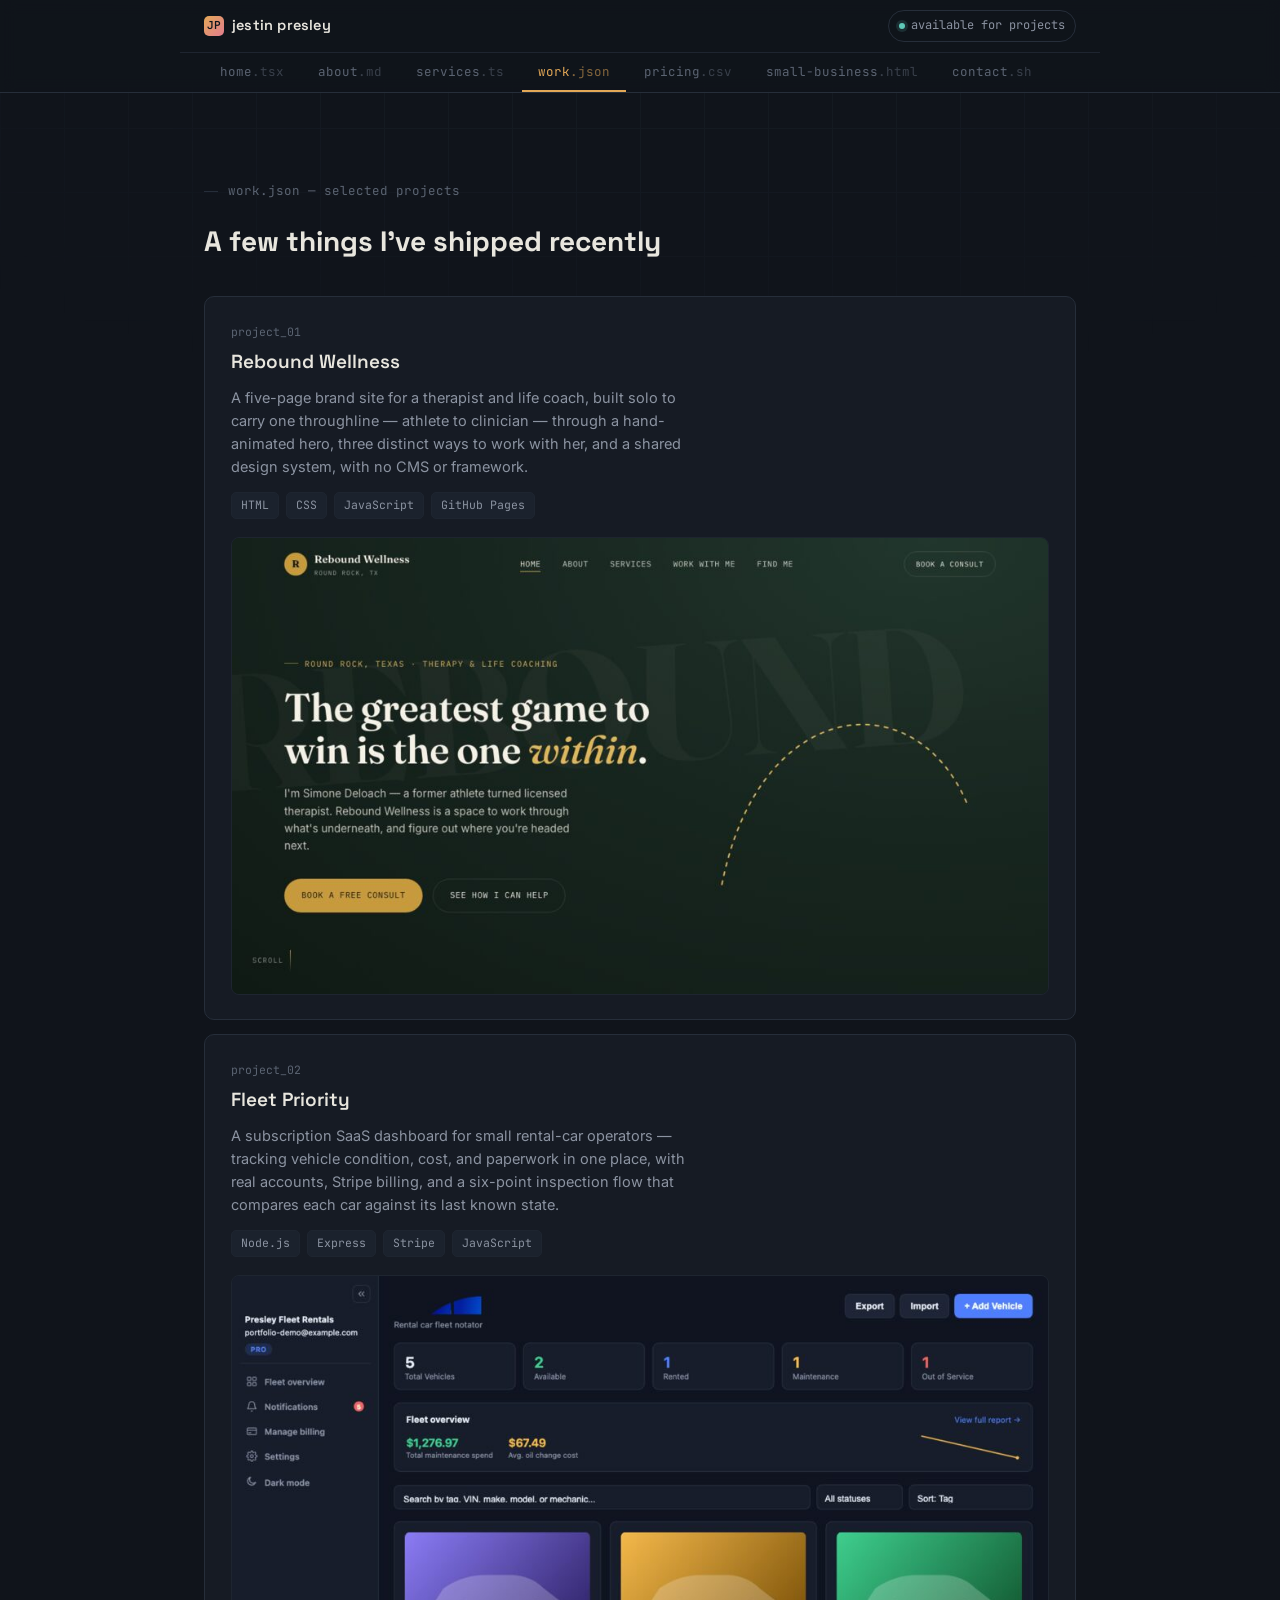
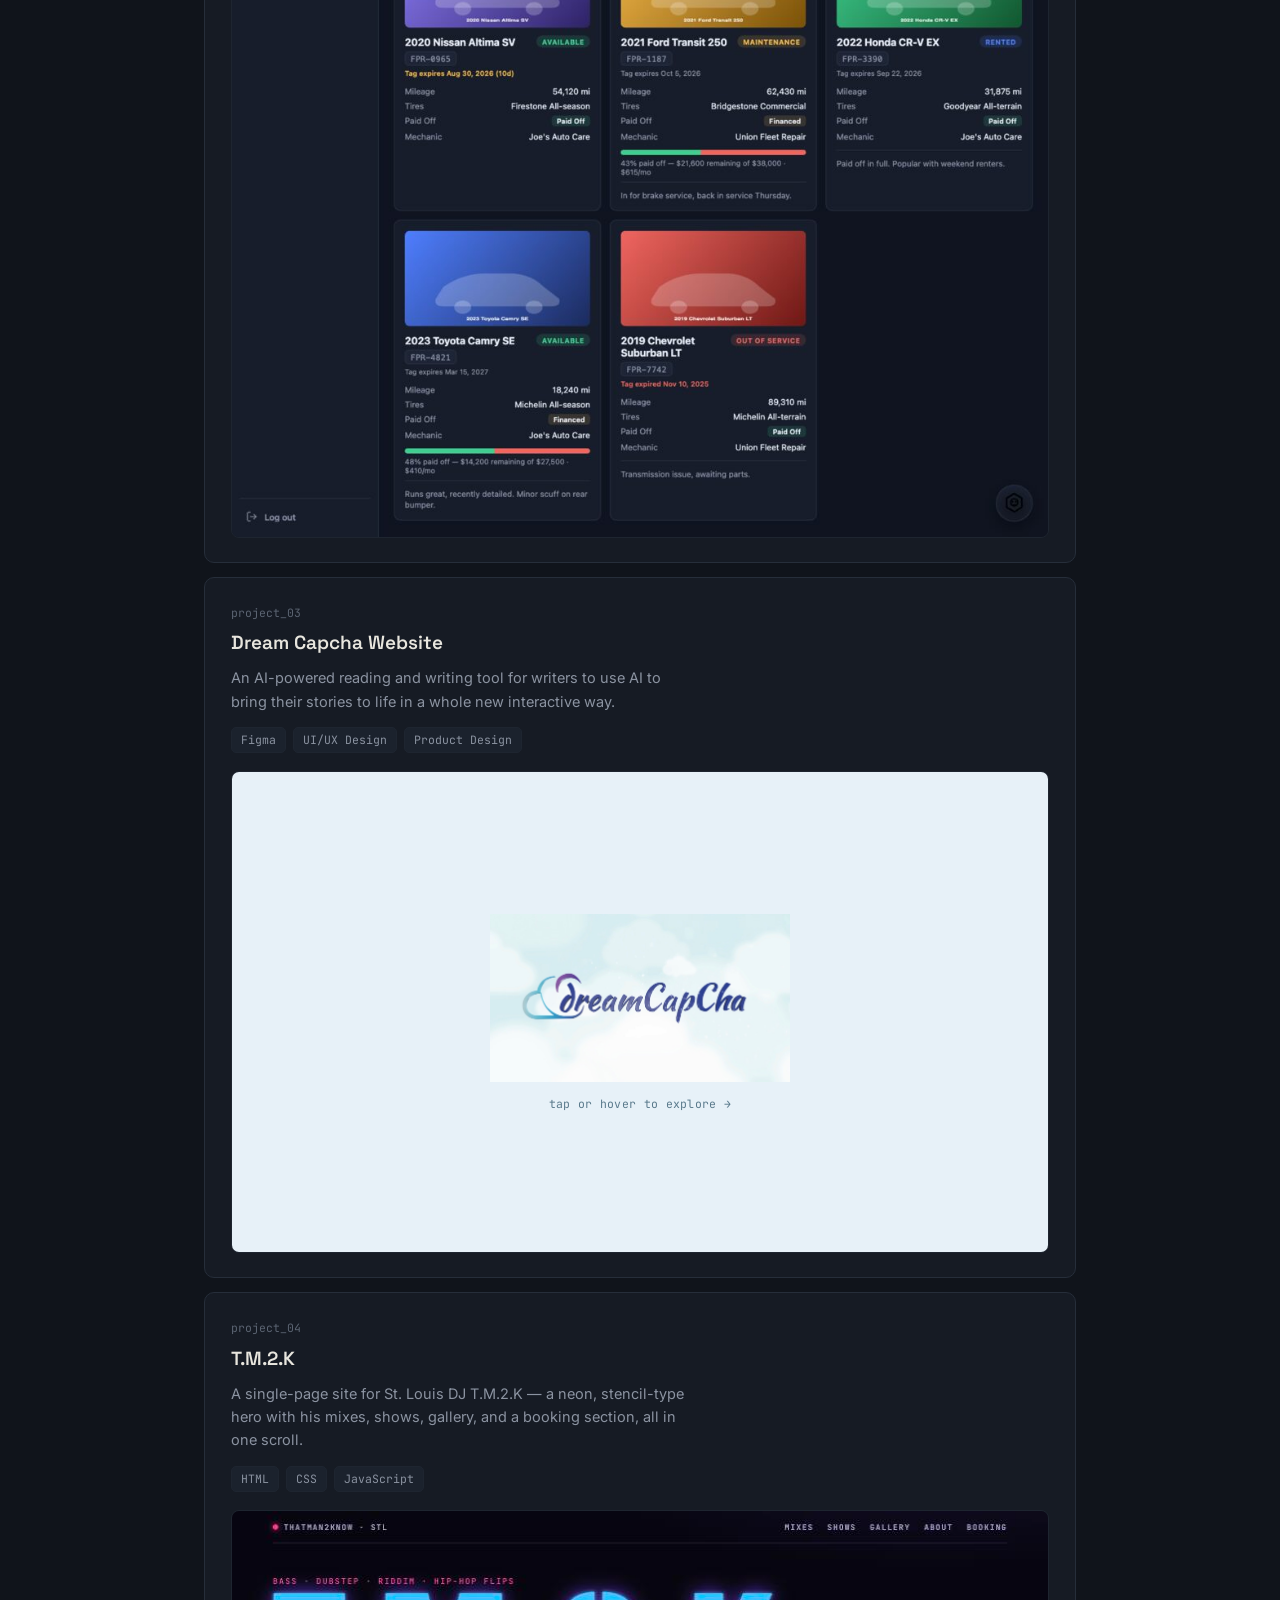
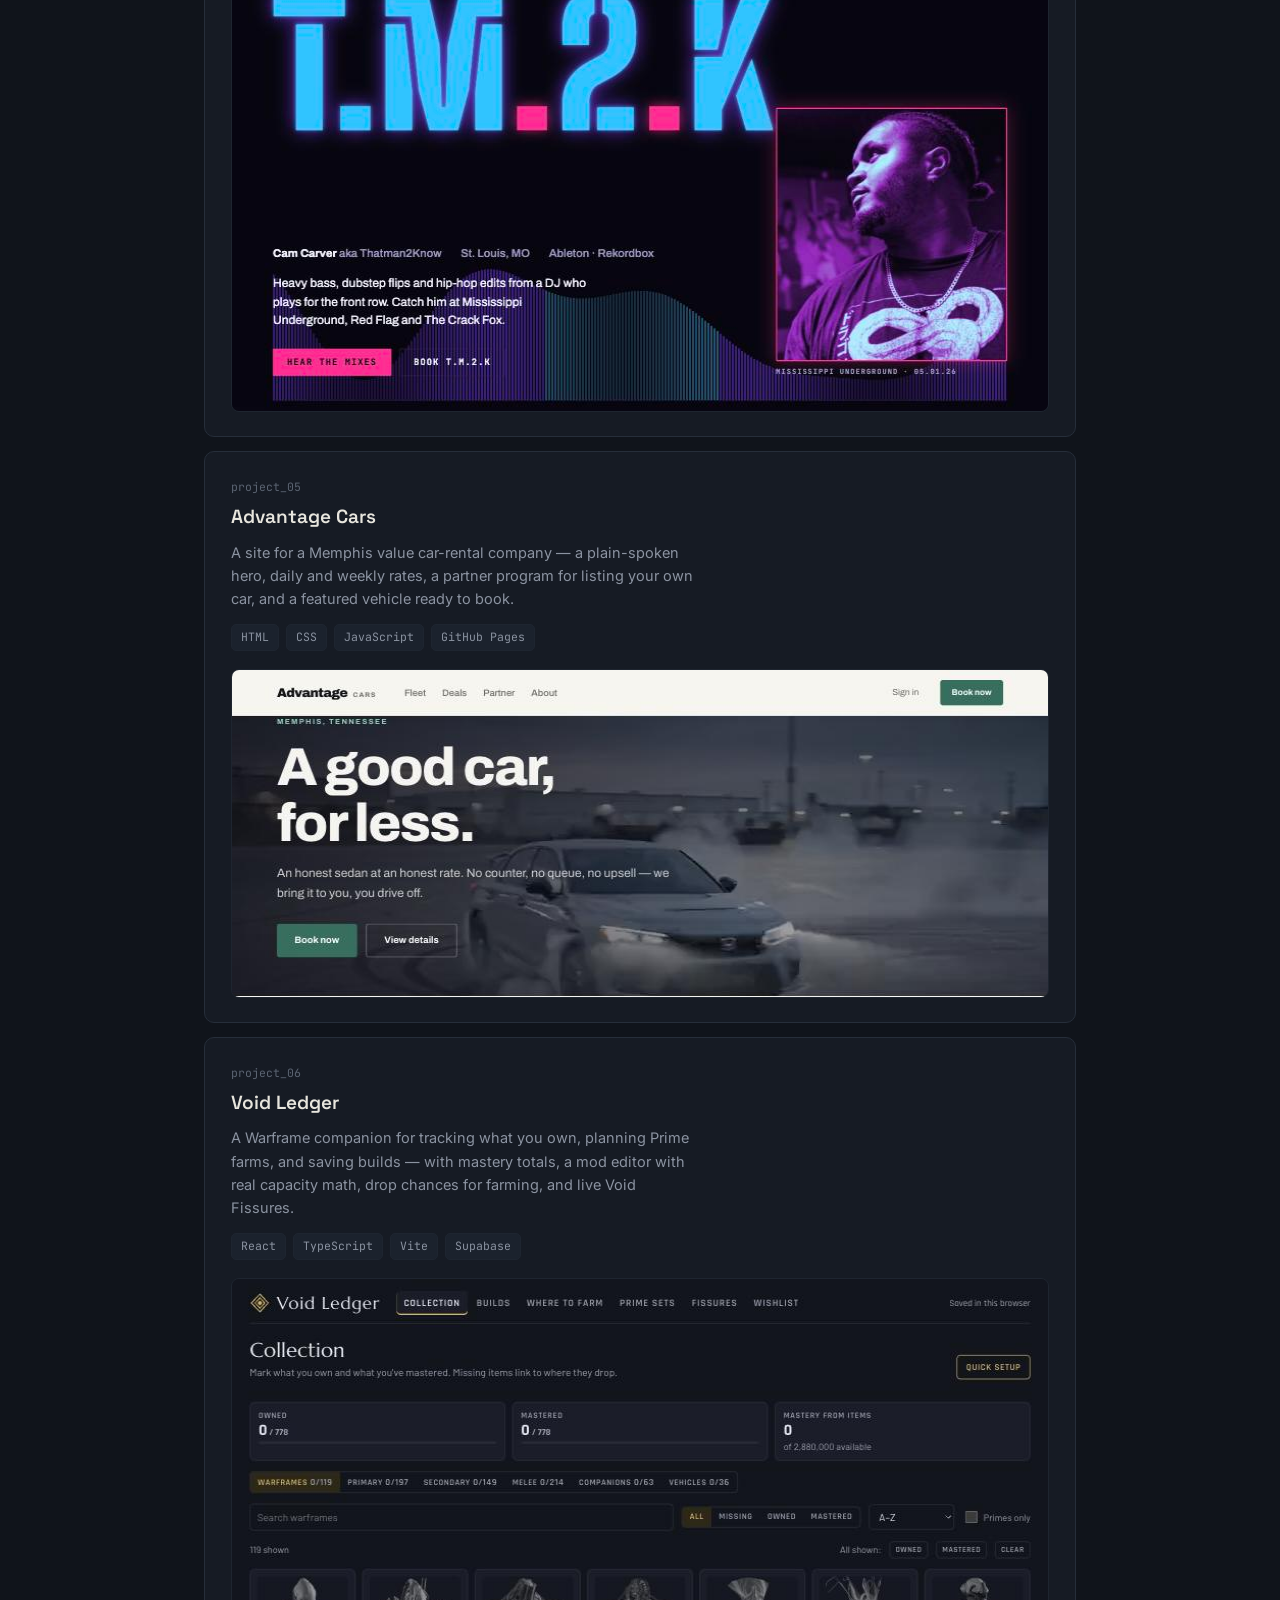
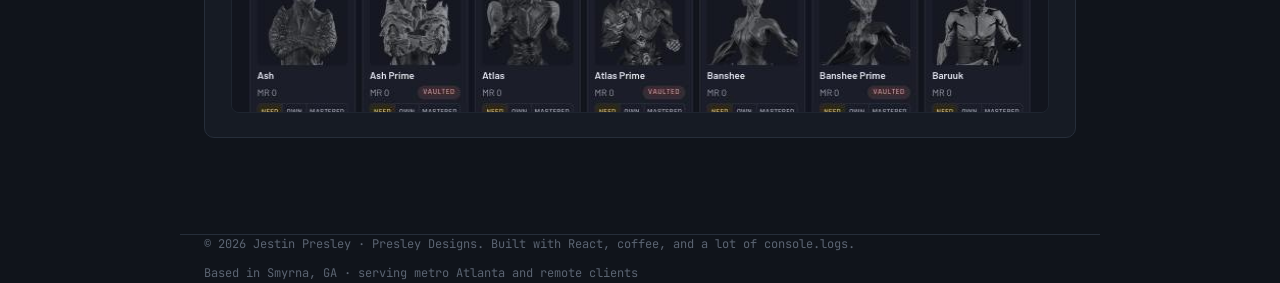
<file: work.html>
<!DOCTYPE html>
<html lang="en">
<head>
<meta charset="UTF-8">
<meta name="viewport" content="width=device-width, initial-scale=1.0">
<title>Work — Jestin Presley</title>
<meta name="description" content="Selected projects by Jestin Presley — SaaS dashboards, brand sites, and product design work.">
<link rel="canonical" href="https://jestinpresley.com/work.html">

<meta property="og:type" content="website">
<meta property="og:site_name" content="Jestin Presley">
<meta property="og:url" content="https://jestinpresley.com/work.html">
<meta property="og:title" content="Work — Jestin Presley">
<meta property="og:description" content="Selected projects by Jestin Presley — SaaS dashboards, brand sites, and product design work.">

<meta property="og:image" content="https://jestinpresley.com/assets/og-image.png">
<meta property="og:image:width" content="1200">
<meta property="og:image:height" content="630">
<meta property="og:image:alt" content="Jestin Presley &mdash; Freelance Full-Stack Developer">

<meta name="twitter:card" content="summary_large_image">
<meta name="twitter:title" content="Work — Jestin Presley">
<meta name="twitter:description" content="Selected projects by Jestin Presley — SaaS dashboards, brand sites, and product design work.">
<meta name="twitter:image" content="https://jestinpresley.com/assets/og-image.png">

<link rel="preconnect" href="https://fonts.googleapis.com">
<link rel="preconnect" href="https://fonts.gstatic.com" crossorigin>
<link href="https://fonts.googleapis.com/css2?family=Space+Grotesk:wght@500;600;700&family=Inter:wght@400;500;600&family=JetBrains+Mono:wght@400;500;600&display=swap" rel="stylesheet">
<link rel="stylesheet" href="assets/styles.css">
</head>
<body>

<div class="bg-texture"></div>

<div class="statusbar">
  <div class="statusbar-inner">
    <a href="index.html" class="brand"><span class="brand-mark">JP</span>jestin presley</a>
    <span class="status-pill"><span class="status-dot"></span>available for projects</span>
  </div>
  <nav class="tabbar wrap" aria-label="Site navigation">
    <a href="index.html" class="tab">home<span class="ext">.tsx</span></a>
    <a href="about.html" class="tab">about<span class="ext">.md</span></a>
    <a href="services.html" class="tab">services<span class="ext">.ts</span></a>
    <a href="work.html" class="tab active">work<span class="ext">.json</span></a>
    <a href="pricing.html" class="tab">pricing<span class="ext">.csv</span></a>
    <a href="small-business.html" class="tab">small-business<span class="ext">.html</span></a>
    <a href="contact.html" class="tab">contact<span class="ext">.sh</span></a>
  </nav>
</div>
<main class="wrap">

  <!-- WORK -->
  <section id="work">
    <p class="eyebrow">work.json — selected projects</p>
    <h2 class="display" style="font-size: 28px;">A few things I've shipped recently</h2>

    <div class="work-list">
      <div class="work-card has-embed reveal">
        <div>
          <p class="work-key">project_01</p>
          <h3 class="work-title">Rebound Wellness</h3>
          <p class="work-desc">A five-page brand site for a therapist and life coach, built solo to carry one throughline — athlete to clinician — through a hand-animated hero, three distinct ways to work with her, and a shared design system, with no CMS or framework.</p>
          <div class="tag-row">
            <span class="tag">HTML</span><span class="tag">CSS</span><span class="tag">JavaScript</span><span class="tag">GitHub Pages</span>
          </div>
          <a class="preview-link" href="https://jestinpresley-sys.github.io/rebound-wellness-case-study/" target="_blank" rel="noopener noreferrer" aria-label="View Rebound Wellness case study">
            <img src="[data-uri]" alt="Rebound Wellness site preview">
          </a>
        </div>
      </div>

      <div class="work-card has-embed reveal">
        <div>
          <p class="work-key">project_02</p>
          <h3 class="work-title">Fleet Priority</h3>
          <p class="work-desc">A subscription SaaS dashboard for small rental-car operators — tracking vehicle condition, cost, and paperwork in one place, with real accounts, Stripe billing, and a six-point inspection flow that compares each car against its last known state.</p>
          <div class="tag-row">
            <span class="tag">Node.js</span><span class="tag">Express</span><span class="tag">Stripe</span><span class="tag">JavaScript</span>
          </div>
<a class="preview-link" href="https://jestinpresley-sys.github.io/fleet-priority-case-study/" target="_blank" rel="noopener noreferrer" aria-label="View Fleet Priority case study">
            <img src="[data-uri]" alt="Fleet Priority dashboard preview">
          </a>
        </div>
      </div>

      <div class="work-card has-embed reveal">
        <div>
          <p class="work-key">project_03</p>
          <h3 class="work-title">Dream Capcha Website</h3>
          <p class="work-desc">An AI-powered reading and writing tool for writers to use AI to bring their stories to life in a whole new interactive way.</p>
          <div class="tag-row">
            <span class="tag">Figma</span><span class="tag">UI/UX Design</span><span class="tag">Product Design</span>
          </div>
          <div class="embed-frame">
            <iframe src="https://www.figma.com/embed?embed_host=share&url=https%3A%2F%2Fwww.figma.com%2Fdesign%2FKb5AIeqPpdCKWHL71jmllE%2FDream-Capcha-Website--JP-%3Fnode-id%3D0-1%26t%3DFhhyy4pZNQjR32Kv-1" allowfullscreen loading="lazy" title="Dream Capcha Website Figma design"></iframe>
            <button type="button" class="embed-cover" aria-label="Reveal live Figma design for Dream Capcha">
              <img src="[data-uri]" alt="DreamCapCha logo">
              <span class="hint">tap or hover to explore →</span>
            </button>
          </div>
        </div>
      </div>

      <div class="work-card has-embed reveal">
        <div>
          <p class="work-key">project_04</p>
          <h3 class="work-title">T.M.2.K</h3>
          <p class="work-desc">A single-page site for St. Louis DJ T.M.2.K — a neon, stencil-type hero with his mixes, shows, gallery, and a booking section, all in one scroll.</p>
          <div class="tag-row">
            <span class="tag">HTML</span><span class="tag">CSS</span><span class="tag">JavaScript</span>
          </div>
          <a class="preview-link" href="https://thatman2know.com" target="_blank" rel="noopener noreferrer" aria-label="Visit the T.M.2.K site">
            <img src="assets/work/thatman2know.jpg" alt="Homepage of thatman2know.com — T.M.2.K in large neon stencil letters beside a portrait of the DJ" width="800" height="500" loading="lazy">
          </a>
        </div>
      </div>

      <div class="work-card has-embed reveal">
        <div>
          <p class="work-key">project_05</p>
          <h3 class="work-title">Advantage Cars</h3>
          <p class="work-desc">A site for a Memphis value car-rental company — a plain-spoken hero, daily and weekly rates, a partner program for listing your own car, and a featured vehicle ready to book.</p>
          <div class="tag-row">
            <span class="tag">HTML</span><span class="tag">CSS</span><span class="tag">JavaScript</span><span class="tag">GitHub Pages</span>
          </div>
          <a class="preview-link" href="https://jestinpresley-sys.github.io/Advantage-Cars/" target="_blank" rel="noopener noreferrer" aria-label="Visit the Advantage Cars site">
            <img src="assets/work/advantage-cars.jpg" alt="Homepage of Advantage Cars, a Memphis car rental site — headline 'A good car, for less.' over a photo of a sedan" width="800" height="327" loading="lazy">
          </a>
        </div>
      </div>

      <div class="work-card has-embed reveal">
        <div>
          <p class="work-key">project_06</p>
          <h3 class="work-title">Void Ledger</h3>
          <p class="work-desc">A Warframe companion for tracking what you own, planning Prime farms, and saving builds — with mastery totals, a mod editor with real capacity math, drop chances for farming, and live Void Fissures.</p>
          <div class="tag-row">
            <span class="tag">React</span><span class="tag">TypeScript</span><span class="tag">Vite</span><span class="tag">Supabase</span>
          </div>
          <a class="preview-link" href="https://voidledger.netlify.app/collection" target="_blank" rel="noopener noreferrer" aria-label="Open the Void Ledger app">
            <img src="assets/work/void-ledger.jpg" alt="Void Ledger collection page — a grid of Warframe cards with Need, Own, and Mastered toggles and mastery totals above" width="800" height="433" loading="lazy">
          </a>
        </div>
      </div>
    </div>
  </section>
</main>

<footer class="wrap">
  <span>© 2026 Jestin Presley · Presley Designs. Built with React, coffee, and a lot of console.logs.</span>
  <span>Based in Smyrna, GA · serving metro Atlanta and remote clients</span>
</footer>

<script src="assets/main.js" defer></script>
</body>
</html>
</file>
<file: assets/styles.css>
:root{
    --bg: #10141B;
    --bg-panel: #161B24;
    --bg-panel-2: #1B222D;
    --border: #262E3A;
    --border-soft: #1E2530;
    --text: #E8E6DE;
    --text-dim: #8B93A1;
    --text-faint: #5B6472;
    --amber: #E3A857;
    --violet: #A78BFA;
    --teal: #5FC9B8;
    --rose: #E27D8F;
    --radius: 10px;
    --maxw: 920px;
  }

  *{ box-sizing: border-box; }
  html{ scroll-behavior: smooth; }
  @media (prefers-reduced-motion: reduce){
    html{ scroll-behavior: auto; }
    *{ animation-duration: 0.001ms !important; animation-iteration-count: 1 !important; transition-duration: 0.001ms !important; }
  }

  body{
    margin: 0;
    background: var(--bg);
    color: var(--text);
    font-family: 'Inter', -apple-system, sans-serif;
    line-height: 1.6;
    -webkit-font-smoothing: antialiased;
  }

  .mono{ font-family: 'JetBrains Mono', monospace; }
  .display{ font-family: 'Space Grotesk', sans-serif; }

  a{ color: inherit; }
  :focus-visible{ outline: 2px solid var(--amber); outline-offset: 3px; border-radius: 3px; }

  /* ---------- background grid texture ---------- */
  .bg-texture{
    position: fixed; inset: 0; z-index: 0; pointer-events: none;
    background-image:
      linear-gradient(var(--border-soft) 1px, transparent 1px),
      linear-gradient(90deg, var(--border-soft) 1px, transparent 1px);
    background-size: 64px 64px;
    opacity: 0.35;
    mask-image: radial-gradient(ellipse 80% 50% at 50% 0%, black 40%, transparent 90%);
  }

  .wrap{ position: relative; z-index: 1; max-width: var(--maxw); margin: 0 auto; padding: 0 24px; }

  /* ---------- top status bar ---------- */
  .statusbar{
    position: sticky; top: 0; z-index: 20;
    background: rgba(16,20,27,0.9);
    backdrop-filter: blur(8px);
    border-bottom: 1px solid var(--border);
  }
  .statusbar-inner{
    max-width: var(--maxw); margin: 0 auto; padding: 0 24px;
    display: flex; align-items: center; justify-content: space-between;
    height: 52px;
  }
  .brand{
    display: flex; align-items: center; gap: 8px;
    font-family: 'Space Grotesk', sans-serif; font-weight: 600; font-size: 14.5px;
    letter-spacing: 0.2px; text-decoration: none;
  }
  .brand-mark{
    width: 20px; height: 20px; border-radius: 5px;
    background: linear-gradient(135deg, var(--amber), var(--rose));
    display: inline-flex; align-items: center; justify-content: center;
    font-family: 'JetBrains Mono', monospace; font-size: 11px; font-weight: 600; color: #10141B;
  }
  .status-pill{
    display: inline-flex; align-items: center; gap: 6px;
    font-family: 'JetBrains Mono', monospace; font-size: 12px; color: var(--text-dim);
    border: 1px solid var(--border); padding: 5px 10px; border-radius: 999px;
  }
  .status-dot{
    width: 6px; height: 6px; border-radius: 50%; background: var(--teal);
    box-shadow: 0 0 0 3px rgba(95,201,184,0.15);
    animation: pulse 2.4s ease-in-out infinite;
  }
  @keyframes pulse{ 0%,100%{ opacity: 1; } 50%{ opacity: 0.4; } }

  /* ---------- tab nav (doubles as site nav) ---------- */
  .tabbar{
    display: flex; gap: 2px; overflow-x: auto; scrollbar-width: none;
    border-top: 1px solid var(--border-soft);
  }
  .tabbar::-webkit-scrollbar{ display: none; }
  .tab{
    font-family: 'JetBrains Mono', monospace; font-size: 12.5px;
    color: var(--text-faint); text-decoration: none; white-space: nowrap;
    padding: 9px 16px 8px; border-bottom: 2px solid transparent;
    transition: color 0.15s ease, border-color 0.15s ease;
  }
  .tab:hover{ color: var(--text-dim); }
  .tab.active{ color: var(--amber); border-bottom-color: var(--amber); }
  .tab .ext{ opacity: 0.55; }

  section{ padding: 88px 0 0; scroll-margin-top: 90px; }
  section:last-of-type{ padding-bottom: 96px; }

  .eyebrow{
    font-family: 'JetBrains Mono', monospace; font-size: 12.5px; color: var(--text-faint);
    margin: 0 0 18px; display: flex; align-items: center; gap: 10px;
  }
  .eyebrow::before{ content: ''; width: 14px; height: 1px; background: var(--border); }

  h1, h2{ font-family: 'Space Grotesk', sans-serif; margin: 0; }

  /* ---------- hero ---------- */
  .hero{ padding-top: 64px; }
  .code-window{
    background: var(--bg-panel);
    border: 1px solid var(--border);
    border-radius: var(--radius);
    overflow: hidden;
  }
  .code-window-head{
    display: flex; align-items: center; gap: 8px;
    padding: 10px 16px;
    border-bottom: 1px solid var(--border);
    font-family: 'JetBrains Mono', monospace; font-size: 11.5px; color: var(--text-faint);
  }
  .code-window-head .fname{ color: var(--text-dim); }
  .code-body{
    padding: 28px 8px 30px 0;
    font-family: 'JetBrains Mono', monospace;
    font-size: 15px;
    display: grid;
    grid-template-columns: 44px 1fr;
  }
  .code-body .ln{
    color: var(--text-faint); text-align: right; padding-right: 18px; user-select: none;
    font-size: 13px; line-height: 1.85;
  }
  .code-body .code{ line-height: 1.85; white-space: pre-wrap; }
  .k{ color: var(--violet); }
  .s{ color: var(--amber); }
  .p{ color: var(--text-faint); }
  .c{ color: var(--text-faint); font-style: italic; }
  .fn{ color: var(--teal); }
  .cursor{
    display: inline-block; width: 8px; height: 17px; background: var(--amber);
    vertical-align: text-bottom; margin-left: 2px;
    animation: blink 1s step-end infinite;
  }
  @keyframes blink{ 50%{ opacity: 0; } }

  .hero-cta{ display: flex; gap: 12px; margin-top: 28px; flex-wrap: wrap; }
  .btn{
    font-family: 'Space Grotesk', sans-serif; font-weight: 600; font-size: 14.5px;
    padding: 12px 22px; border-radius: 8px; text-decoration: none;
    display: inline-flex; align-items: center; gap: 8px;
    transition: transform 0.15s ease, background 0.15s ease, border-color 0.15s ease;
    border: 1px solid transparent;
  }
  .btn:hover{ transform: translateY(-1px); }
  .btn-primary{ background: var(--amber); color: #171208; }
  .btn-primary:hover{ background: #edb56a; }
  .btn-ghost{ border-color: var(--border); color: var(--text); }
  .btn-ghost:hover{ border-color: var(--text-faint); }

  /* ---------- capability strip ---------- */
  .cap-grid{
    display: grid; grid-template-columns: repeat(2, 1fr); gap: 12px;
    margin-top: 56px;
  }
  .cap-card{
    background: var(--bg-panel); border: 1px solid var(--border); border-radius: var(--radius);
    padding: 18px 18px 16px;
  }
  .cap-card .sig{ font-family: 'JetBrains Mono', monospace; font-size: 13px; margin: 0 0 8px; }
  .cap-card p{ margin: 0; font-size: 13.5px; color: var(--text-dim); }

  /* ---------- trust strip ---------- */
  .trust-grid{
    display: grid; grid-template-columns: repeat(3, 1fr); gap: 12px;
    margin-top: 32px;
  }
  .trust-card{
    background: var(--bg-panel); border: 1px solid var(--border); border-radius: var(--radius);
    padding: 18px 18px 16px;
  }
  .trust-card .trust-title{
    font-family: 'JetBrains Mono', monospace; font-size: 12.5px; color: var(--teal);
    margin: 0 0 8px;
  }
  .trust-card p{ margin: 0; font-size: 13.5px; color: var(--text-dim); }

  /* ---------- page teaser (home summary blocks) ---------- */
  .teaser{
    margin-top: 18px;
  }
  .teaser p{ color: var(--text-dim); font-size: 14.5px; max-width: 60ch; margin: 0 0 18px; }

  /* ---------- page previews (home "explore" grid) ---------- */
  .page-grid{
    display: grid; grid-template-columns: repeat(3, 1fr); gap: 12px;
    margin-top: 32px;
  }
  .page-card{
    display: flex; flex-direction: column; gap: 8px;
    background: var(--bg-panel); border: 1px solid var(--border); border-radius: var(--radius);
    padding: 18px 18px 16px; text-decoration: none; color: inherit;
    transition: border-color 0.15s ease, transform 0.15s ease;
  }
  .page-card:hover{ border-color: var(--text-faint); transform: translateY(-2px); }
  .page-card .page-file{ font-family: 'JetBrains Mono', monospace; font-size: 12px; color: var(--teal); margin: 0; }
  .page-card .page-title{ font-family: 'Space Grotesk', sans-serif; font-weight: 600; font-size: 17px; margin: 0; }
  .page-card .page-desc{ margin: 0; font-size: 13.5px; color: var(--text-dim); flex: 1; }
  .page-card .tag-row{ margin-top: 4px; }
  .page-card .page-go{ font-family: 'JetBrains Mono', monospace; font-size: 12.5px; color: var(--text-faint); margin: 4px 0 0; transition: color 0.15s ease; }
  .page-card:hover .page-go{ color: var(--amber); }

  /* ---------- pricing ---------- */
  .pricing-grid{
    display: grid; grid-template-columns: repeat(2, 1fr); gap: 16px;
    margin-top: 32px;
  }
  .price-card{
    background: var(--bg-panel); border: 1px solid var(--border); border-radius: var(--radius);
    padding: 24px 20px; display: flex; flex-direction: column;
  }
  .price-card.featured{ border-color: var(--amber); }
  .price-card .price-tier{
    font-family: 'JetBrains Mono', monospace; font-size: 12.5px; color: var(--teal);
    margin: 0 0 12px; text-transform: lowercase;
  }
  .price-card .price-amount{
    font-family: 'Space Grotesk', sans-serif; font-size: 25px; font-weight: 700;
    margin: 0 0 6px; color: var(--text);
  }
  .price-card .price-amount span{ font-size: 12.5px; font-weight: 500; color: var(--text-faint); }
  .price-card .price-desc{ font-size: 13.5px; color: var(--text-dim); margin: 0 0 18px; }
  .price-card ul{ list-style: none; margin: 0 0 22px; padding: 0; display: flex; flex-direction: column; gap: 8px; flex: 1; }
  .price-card li{ font-size: 13px; color: var(--text-dim); padding-left: 16px; position: relative; }
  .price-card li::before{ content: '→'; position: absolute; left: 0; top: 0; color: var(--text-faint); }
  .price-card .btn{ align-self: flex-start; }

  /* ---------- work ---------- */
  .work-list{ display: flex; flex-direction: column; gap: 14px; margin-top: 32px; }
  .work-card{
    background: var(--bg-panel); border: 1px solid var(--border); border-radius: var(--radius);
    padding: 26px 26px 24px;
    display: grid; grid-template-columns: 1fr auto; gap: 20px; align-items: start;
    transition: border-color 0.15s ease;
  }
  .work-card:hover{ border-color: var(--text-faint); }
  .work-key{ font-family: 'JetBrains Mono', monospace; font-size: 11.5px; color: var(--text-faint); margin: 0 0 6px; }
  .work-title{ font-family: 'Space Grotesk', sans-serif; font-weight: 600; font-size: 19px; margin: 0 0 8px; }
  .work-desc{ margin: 0 0 14px; color: var(--text-dim); font-size: 14.5px; max-width: 52ch; }
  .tag-row{ display: flex; gap: 7px; flex-wrap: wrap; }
  .tag{
    font-family: 'JetBrains Mono', monospace; font-size: 11.5px;
    background: var(--bg-panel-2); border: 1px solid var(--border-soft);
    color: var(--text-dim); padding: 3px 9px; border-radius: 5px;
  }
  .work-result{
    font-family: 'JetBrains Mono', monospace; font-size: 12.5px; color: var(--teal);
    white-space: nowrap; padding-top: 4px;
  }
  .work-card.has-embed{ grid-template-columns: 1fr; }
  .embed-frame{
    margin-top: 18px; border-radius: 8px; overflow: hidden;
    border: 1px solid var(--border-soft); background: var(--bg-panel-2);
    position: relative;
  }
  .embed-frame iframe{ width: 100%; height: 480px; display: block; border: 0; }
  .embed-cover{
    position: absolute; inset: 0; z-index: 2;
    display: flex; flex-direction: column; align-items: center; justify-content: center; gap: 14px;
    background: #E7F1F8;
    cursor: pointer; border: 0; padding: 0; width: 100%;
    transition: opacity 0.6s ease;
  }
  .embed-cover img{ width: 56%; max-width: 300px; height: auto; display: block; }
  .embed-cover .hint{
    font-family: 'JetBrains Mono', monospace; font-size: 11.5px; color: #5A7A8C;
    letter-spacing: 0.3px;
  }
  .embed-cover.cover-text{
    background: linear-gradient(155deg, var(--bg-panel-2) 0%, var(--bg-panel) 100%);
  }
  .embed-cover.cover-text .cover-case{
    font-family: 'JetBrains Mono', monospace; font-size: 11px; letter-spacing: 1.5px;
    text-transform: uppercase; margin: 0;
  }
  .embed-cover.cover-text .cover-title{
    font-family: 'Space Grotesk', sans-serif; font-weight: 700; font-size: 26px; color: var(--text);
    margin: 0;
  }
  .embed-cover.cover-text .hint{ color: var(--text-faint); margin-top: 4px; }
  .embed-cover.cover-text.accent-teal .cover-case{ color: var(--teal); }
  .embed-cover.cover-text.accent-violet .cover-case{ color: var(--violet); }
  .embed-cover.cover-image{
    padding: 0; background: #0f1a14; justify-content: flex-end;
  }
  .embed-cover.cover-image img{
    position: absolute; inset: 0; width: 100%; height: 100%; max-width: none;
    object-fit: cover; object-position: top; display: block;
  }
  .embed-cover.cover-image .hint{
    position: relative; z-index: 1; margin: 0 0 18px;
    background: rgba(8,12,9,0.65); color: #EDEDE5;
    padding: 6px 14px; border-radius: 999px; backdrop-filter: blur(3px);
  }
  .embed-frame:hover .embed-cover,
  .embed-frame:focus-within .embed-cover{ opacity: 0; pointer-events: none; }
  .preview-link{
    display: block; margin-top: 18px; border-radius: 8px; overflow: hidden;
    border: 1px solid var(--border-soft); background: var(--bg-panel-2);
  }
  .preview-link img{
    width: 100%; display: block;
    transition: transform 0.4s ease, filter 0.4s ease;
  }
  .preview-link:hover img,
  .preview-link:focus-visible img{ transform: scale(1.015); filter: brightness(1.05); }
  @media (max-width: 720px){
    .embed-frame iframe{ height: 320px; }
  }

  /* ---------- about ---------- */
  .about-grid{ display: grid; grid-template-columns: 1.1fr 0.9fr; gap: 48px; margin-top: 32px; align-items: start; }
  .about-bio p{ color: var(--text-dim); font-size: 15px; margin: 0 0 16px; max-width: 56ch; }
  .about-bio p:first-child{ color: var(--text); font-size: 16.5px; }
  .stack-panel{
    background: var(--bg-panel); border: 1px solid var(--border); border-radius: var(--radius);
    padding: 20px;
  }
  .stack-panel h3{
    font-family: 'JetBrains Mono', monospace; font-size: 12px; color: var(--text-faint);
    margin: 0 0 14px; font-weight: 500;
  }
  .pill-grid{ display: flex; flex-wrap: wrap; gap: 8px; }
  .pill{
    font-family: 'JetBrains Mono', monospace; font-size: 12.5px;
    border: 1px solid var(--border-soft); color: var(--text-dim);
    padding: 5px 10px; border-radius: 6px;
  }

  /* ---------- contact ---------- */
  .terminal{
    background: var(--bg-panel); border: 1px solid var(--border); border-radius: var(--radius);
    padding: 26px 28px 30px; margin-top: 32px;
    font-family: 'JetBrains Mono', monospace; font-size: 14.5px;
  }
  .terminal-line{ margin: 0 0 6px; color: var(--text-dim); }
  .terminal-line .prompt{ color: var(--violet); }
  .terminal-out{ margin: 0 0 20px; color: var(--text); padding-left: 18px; }
  .terminal-out.accent{ color: var(--amber); }
  .contact-cta{ display: flex; gap: 12px; margin-top: 24px; flex-wrap: wrap; font-family: 'Space Grotesk', sans-serif; }

  .contact-form-card{
    background: var(--bg-panel); border: 1px solid var(--border); border-radius: var(--radius);
    padding: 26px 28px 28px; margin-top: 20px;
  }
  .form-eyebrow{
    font-family: 'JetBrains Mono', monospace; font-size: 12.5px; color: var(--text-faint);
    margin: 0 0 20px;
  }
  .form-field{ margin-bottom: 16px; }
  .form-field label{
    display: block; font-family: 'JetBrains Mono', monospace; font-size: 12.5px;
    color: var(--text-dim); margin-bottom: 6px;
  }
  .form-field input, .form-field textarea{
    width: 100%; background: var(--bg); border: 1px solid var(--border); border-radius: 8px;
    padding: 10px 12px; color: var(--text); font-family: 'Inter', sans-serif; font-size: 14px;
    outline: none; transition: border-color 0.15s ease;
  }
  .form-field input:focus, .form-field textarea:focus{ border-color: var(--teal); }
  .form-field textarea{ resize: vertical; min-height: 100px; }
  .hp-field{ position: absolute; left: -9999px; top: -9999px; }
  .form-status{
    margin: 16px 0 0; font-size: 13.5px; font-family: 'JetBrains Mono', monospace;
    display: none;
  }
  .form-status.show{ display: block; }
  .form-status.ok{ color: var(--teal); }
  .form-status.err{ color: var(--rose); }
  .contact-form button[disabled]{ opacity: 0.6; cursor: default; }

  .socials{ display: flex; gap: 16px; margin-top: 40px; }
  .social-link{
    display: inline-flex; align-items: center; gap: 8px; text-decoration: none;
    color: var(--text-dim); font-family: 'JetBrains Mono', monospace; font-size: 13px;
    border-bottom: 1px solid transparent; padding-bottom: 2px;
    transition: color 0.15s ease, border-color 0.15s ease;
  }
  .social-link:hover{ color: var(--text); border-color: var(--text-faint); }
  .social-link svg{ width: 15px; height: 15px; }

  footer{
    border-top: 1px solid var(--border); margin-top: 96px;
    padding: 28px 0 40px;
    font-family: 'JetBrains Mono', monospace; font-size: 12px; color: var(--text-faint);
    display: flex; justify-content: space-between; flex-wrap: wrap; gap: 10px;
  }

  .reveal{ opacity: 0; transform: translateY(14px); transition: opacity 0.5s ease, transform 0.5s ease; }
  .reveal.in{ opacity: 1; transform: translateY(0); }

  /* ---------- small business page (plain-language, no code framing) ---------- */
  .sb-hero{ padding-top: 48px; }
  .sb-hero h1{
    font-family: 'Space Grotesk', sans-serif; font-weight: 700; font-size: 36px; line-height: 1.2;
    margin: 0 0 16px; max-width: 640px;
  }
  .sb-subhead{ font-size: 16.5px; color: var(--text-dim); max-width: 50ch; margin: 0 0 28px; }
  .hero-alt-link{
    display: inline-block; margin-top: 18px;
    font-family: 'JetBrains Mono', monospace; font-size: 13px; color: var(--text-dim);
    text-decoration: none; border-bottom: 1px solid transparent;
    transition: color 0.15s ease, border-color 0.15s ease;
  }
  .hero-alt-link:hover{ color: var(--amber); border-color: var(--amber); }

  .problem-grid{
    display: grid; grid-template-columns: repeat(2, 1fr); gap: 12px;
    margin-top: 32px;
  }

  .steps-row{ display: flex; gap: 16px; margin-top: 32px; }
  .step{
    flex: 1; background: var(--bg-panel); border: 1px solid var(--border); border-radius: var(--radius);
    padding: 22px 20px;
  }
  .step-num{
    width: 30px; height: 30px; border-radius: 50%;
    background: var(--amber); color: #171208;
    display: flex; align-items: center; justify-content: center;
    font-family: 'Space Grotesk', sans-serif; font-weight: 700; font-size: 14px;
    margin-bottom: 14px;
  }
  .step h3{ font-family: 'Space Grotesk', sans-serif; font-size: 16.5px; margin: 0 0 6px; }
  .step p{ margin: 0; font-size: 13.5px; color: var(--text-dim); }

  .ba-grid{
    display: grid; grid-template-columns: repeat(3, 1fr); gap: 20px;
    margin-top: 32px;
  }
  .ba-card{
    background: var(--bg-panel); border: 1px solid var(--border); border-radius: var(--radius);
    overflow: hidden;
  }
  .ba-images{ display: grid; grid-template-columns: 1fr 1fr; }
  .ba-images figure{ margin: 0; position: relative; }
  .ba-images img{
    width: 100%; aspect-ratio: 4 / 3; object-fit: cover; display: block;
    background: var(--bg-panel-2);
  }
  .ba-images figcaption{
    position: absolute; top: 8px; left: 8px;
    font-family: 'JetBrains Mono', monospace; font-size: 10px; letter-spacing: 0.05em; text-transform: uppercase;
    background: rgba(16,20,27,0.75); color: var(--text); padding: 3px 8px; border-radius: 4px;
  }
  .ba-body{ padding: 16px 18px 20px; }
  .ba-body h3{ font-family: 'Space Grotesk', sans-serif; font-size: 15.5px; margin: 0 0 6px; }
  .ba-body p{ margin: 0; font-size: 13px; color: var(--text-dim); }

  .testimonial-card{
    background: var(--bg-panel); border: 1px dashed var(--border); border-radius: var(--radius);
    padding: 28px; margin-top: 32px;
  }
  .placeholder-badge{
    display: inline-block; font-family: 'JetBrains Mono', monospace; font-size: 11px;
    color: var(--rose); border: 1px solid var(--rose); padding: 2px 9px; border-radius: 999px;
    margin-bottom: 14px;
  }
  .testimonial-card blockquote{
    margin: 0 0 14px; font-family: 'Space Grotesk', sans-serif; font-size: 18px; font-style: italic; color: var(--text);
  }
  .testimonial-card cite{ font-style: normal; font-family: 'JetBrains Mono', monospace; font-size: 12.5px; color: var(--text-faint); }

  .sb-closing{ text-align: center; }
  .sb-closing h2{ font-size: 28px; }
  .sb-closing p{ color: var(--text-dim); font-size: 15px; max-width: 48ch; margin: 14px auto 24px; }
  .sb-location{
    margin-top: 16px; font-family: 'JetBrains Mono', monospace; font-size: 12.5px; color: var(--text-faint);
  }

  @media (max-width: 720px){
    .about-grid{ grid-template-columns: 1fr; gap: 28px; }
    .cap-grid{ grid-template-columns: 1fr; }
    .pricing-grid{ grid-template-columns: 1fr; }
    .trust-grid{ grid-template-columns: 1fr; }
    .page-grid{ grid-template-columns: 1fr; }
    .work-card{ grid-template-columns: 1fr; }
    .work-result{ padding-top: 0; }
    .code-body{ font-size: 13px; grid-template-columns: 32px 1fr; padding-top: 22px; }
    section{ padding-top: 64px; }
    .hero{ padding-top: 44px; }
    .sb-hero{ padding-top: 36px; }
    .sb-hero h1{ font-size: 27px; }
    .problem-grid{ grid-template-columns: 1fr; }
    .steps-row{ flex-direction: column; }
    .ba-grid{ grid-template-columns: 1fr; }
  }
</file>
